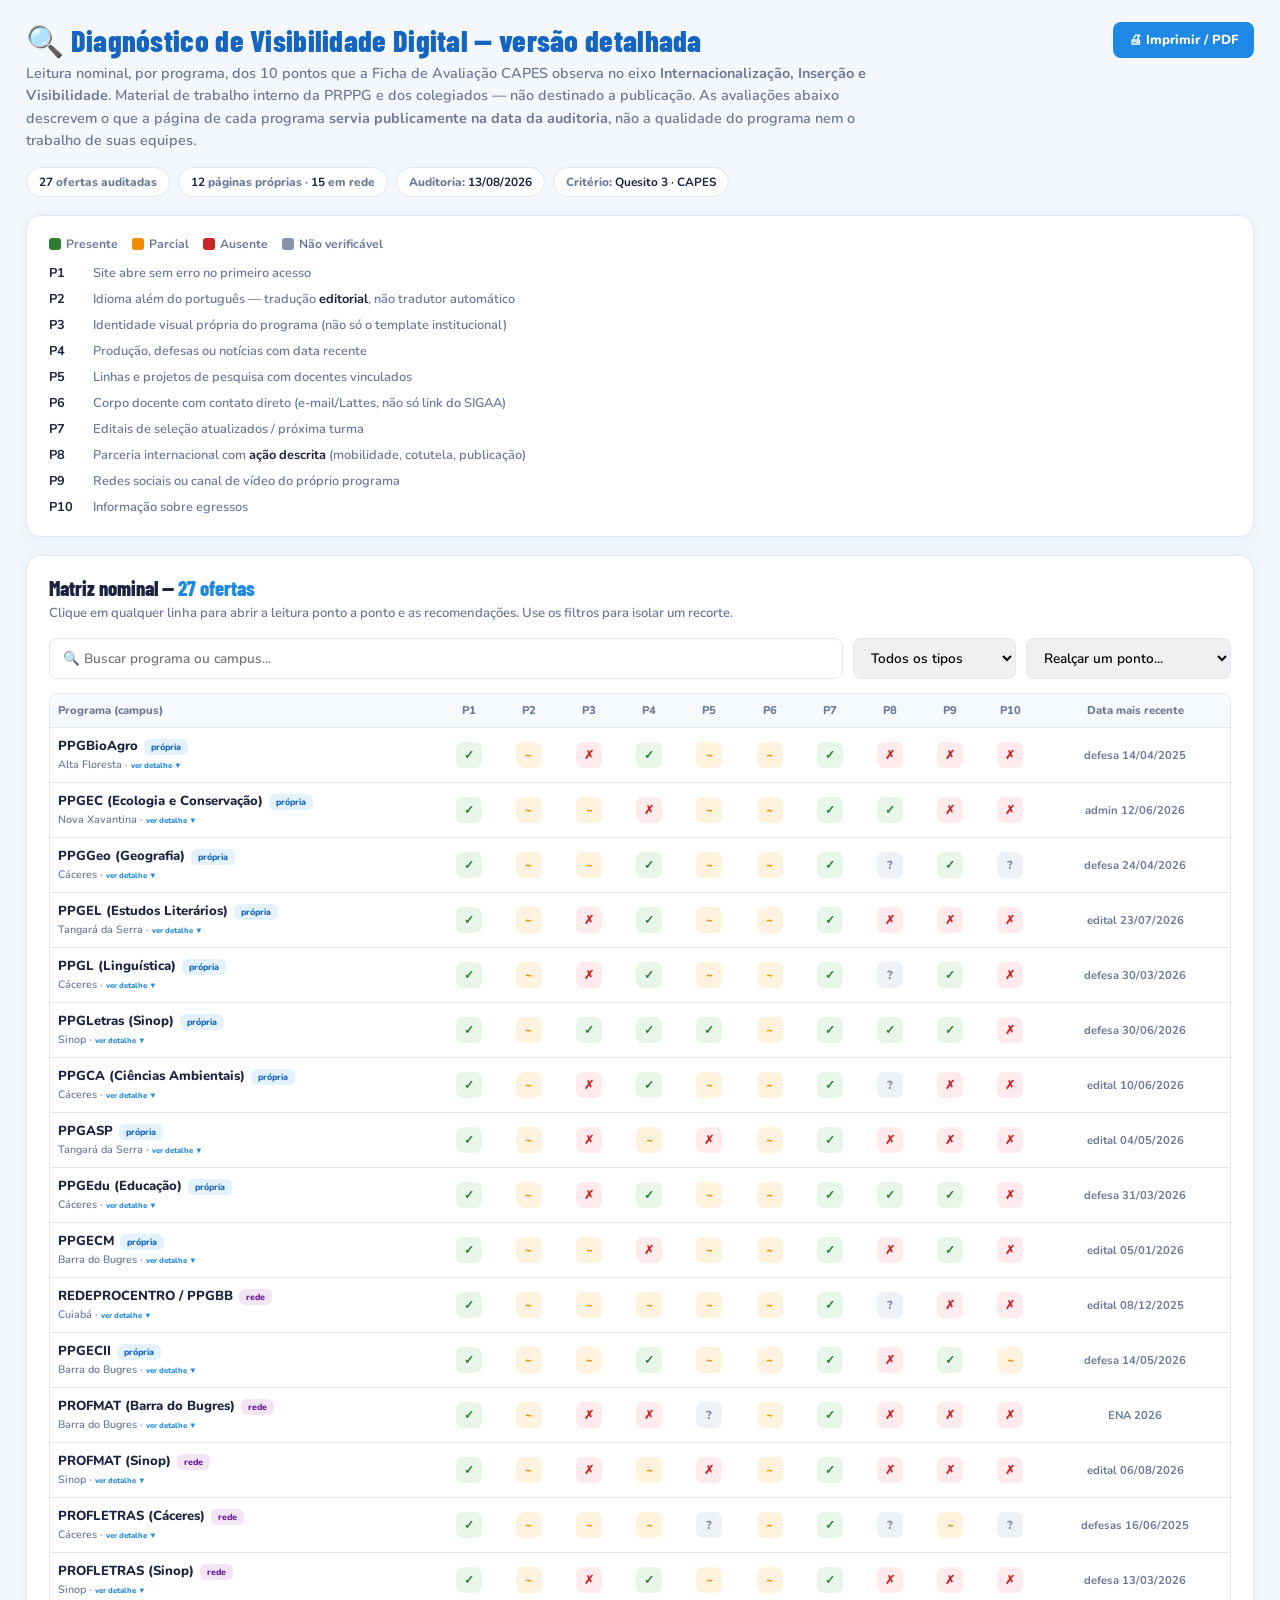
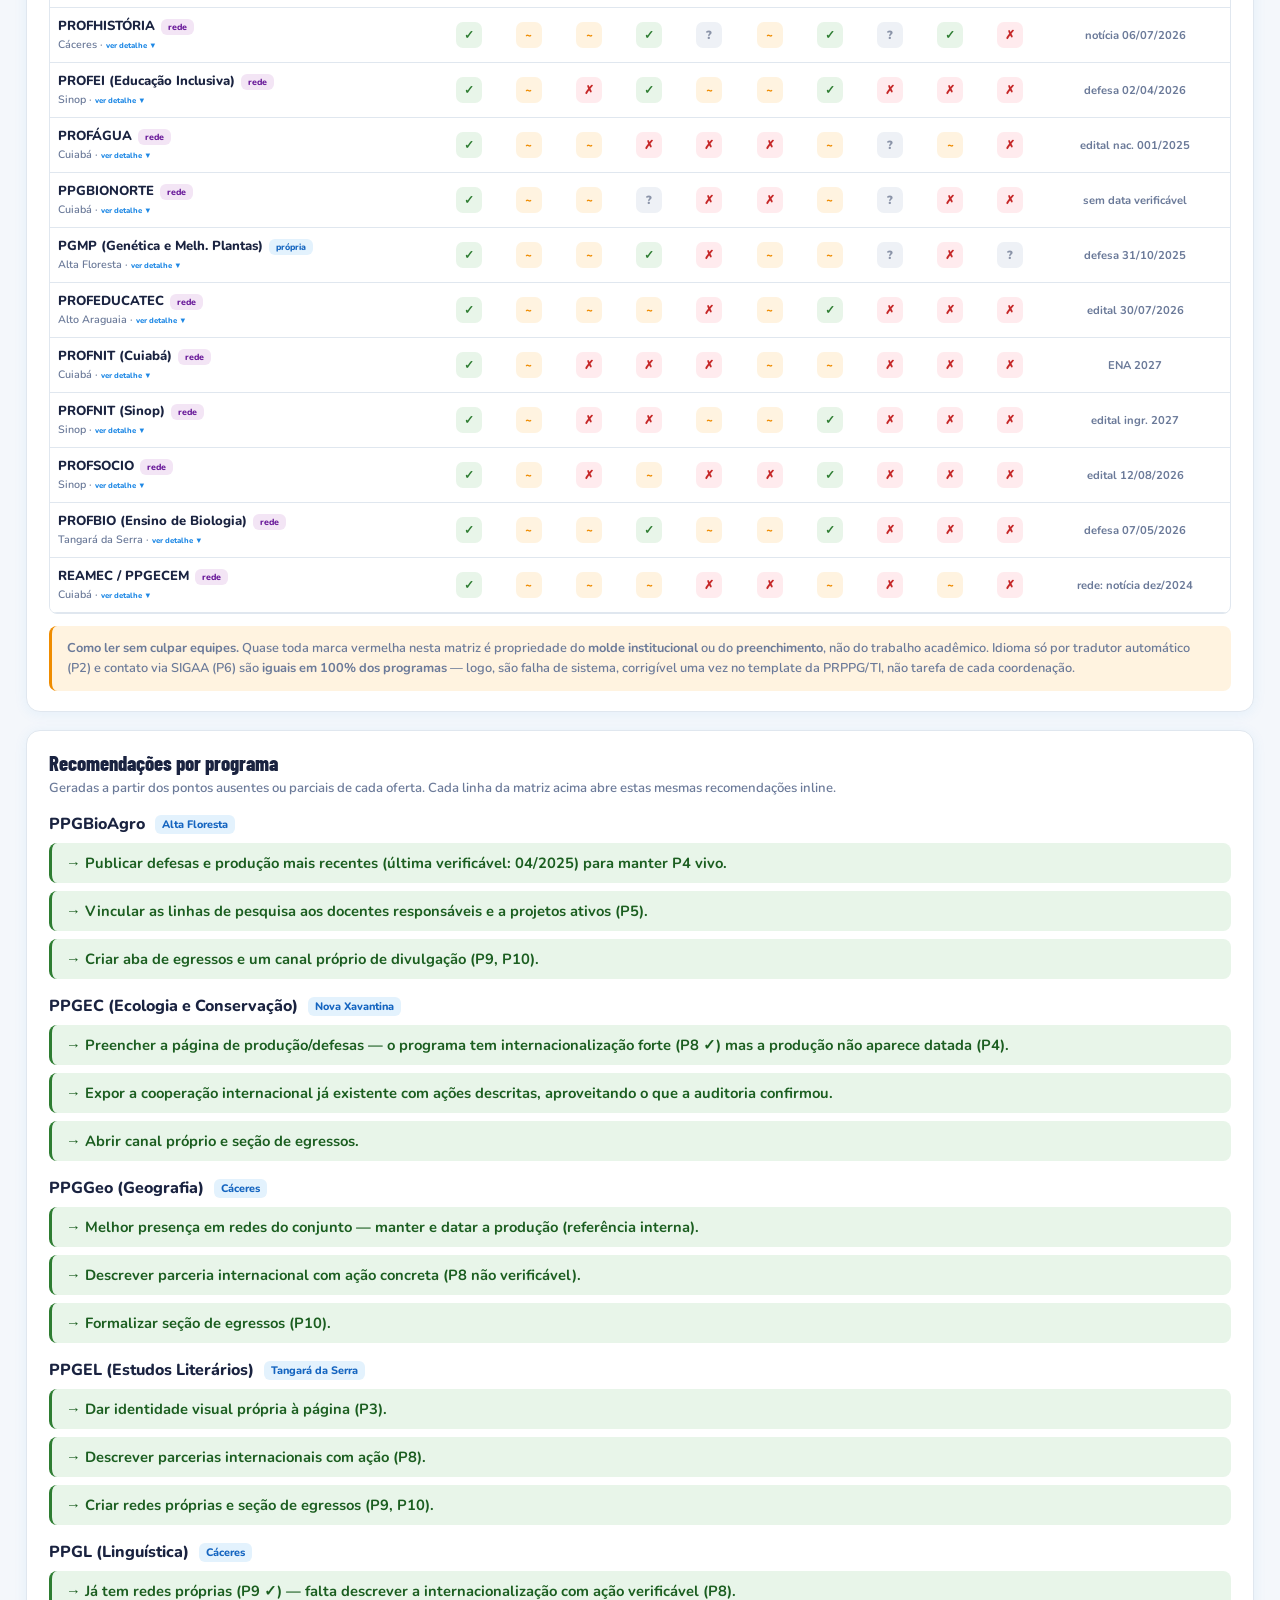
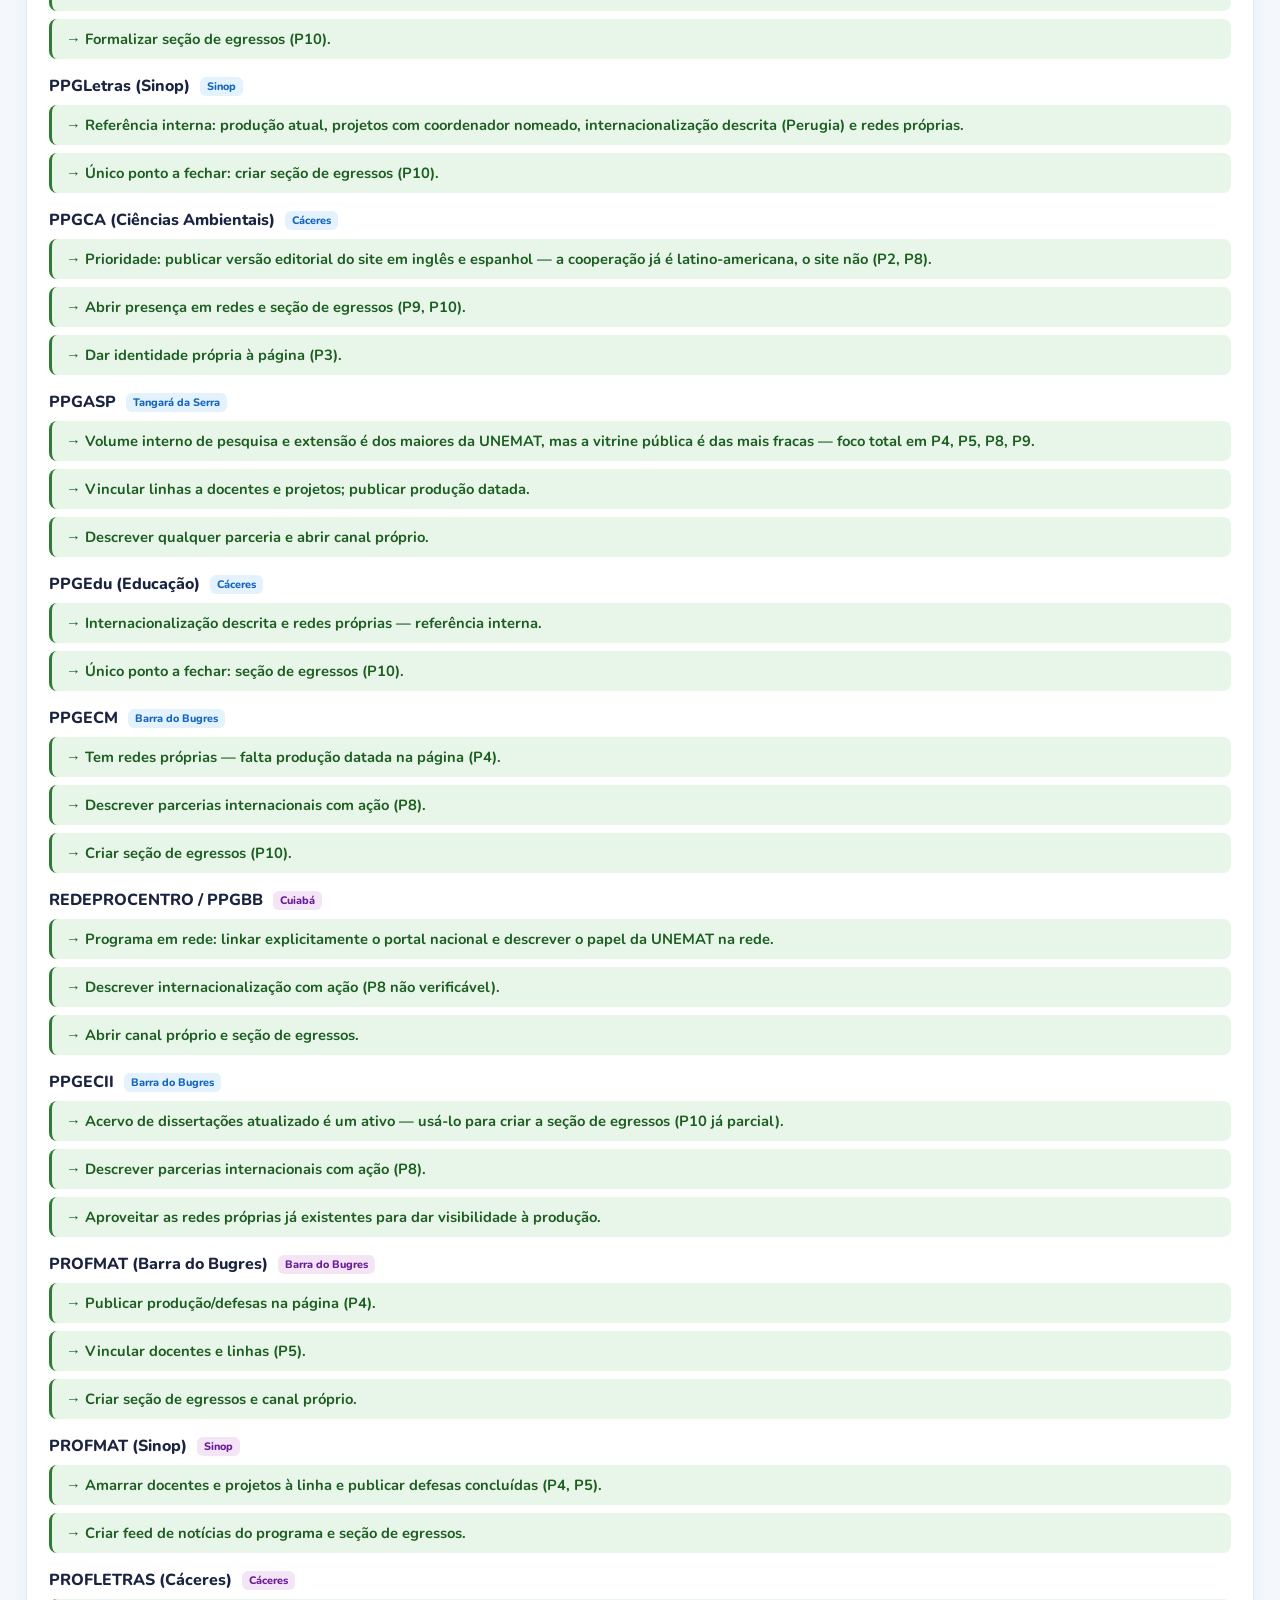
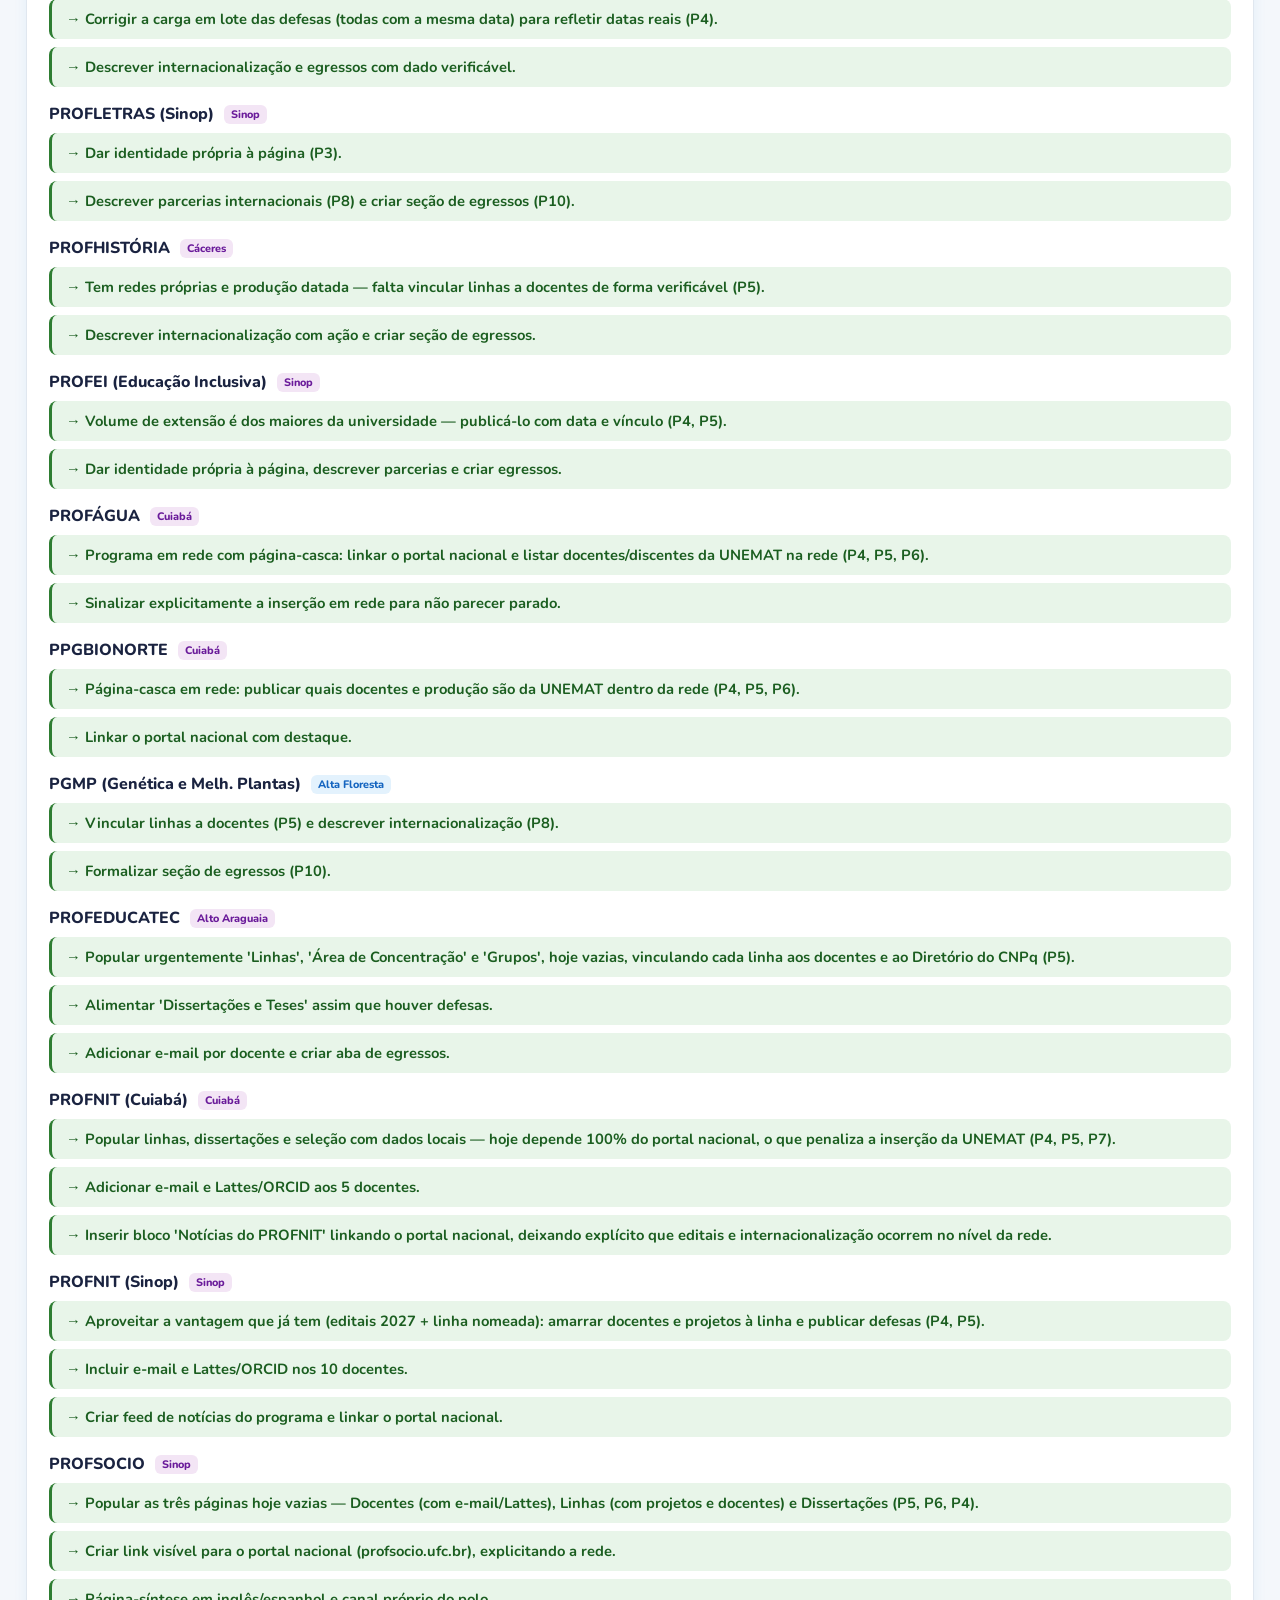
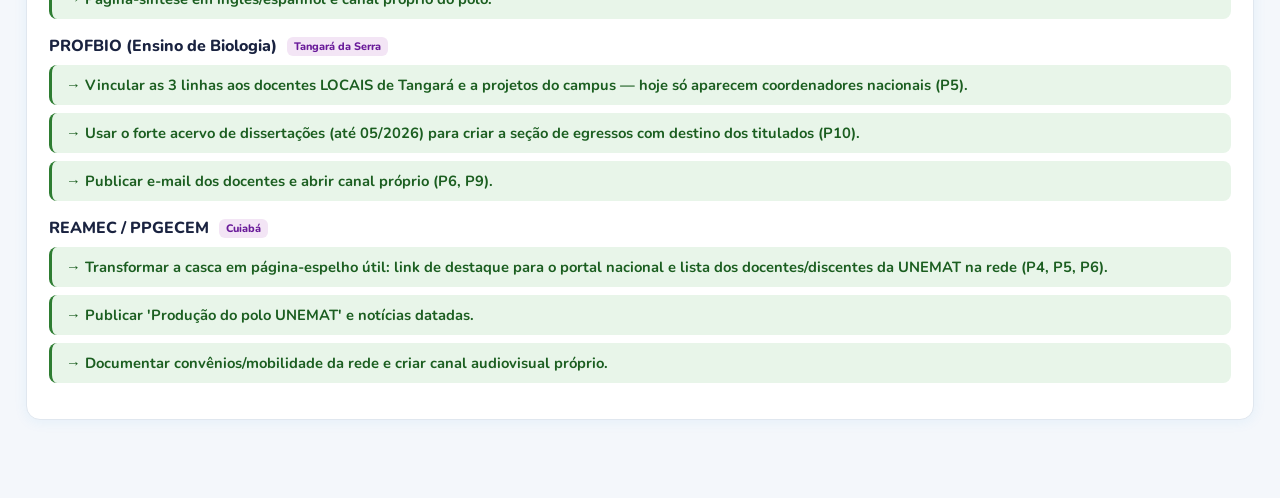
<file: diagnostico_visibilidade.html>
<!DOCTYPE html>
<html lang="pt-BR">
<head>
<meta charset="UTF-8">
<meta name="viewport" content="width=device-width, initial-scale=1.0">
<title>Diagnóstico de Visibilidade — Detalhado — HUB da Pós UNEMAT</title>
<link href="https://fonts.googleapis.com/css2?family=Nunito:wght@400;600;700;800;900&family=Barlow+Condensed:wght@600;700;800&display=swap" rel="stylesheet">
<style>
:root{
 --blue:#1e88e5;--blue-dark:#1565c0;--blue-light:#e3f2fd;
 --green:#2e7d32;--green-light:#e8f5e9;--white:#fff;--bg:#f4f7fb;
 --border:#e0e7ef;--text:#1a2340;--muted:#6b7a99;--radius:14px;--radius-sm:8px;
 --v:#2e7d32;--vp:#e8f5e9;--p:#ef8c00;--pp:#fff3e0;--x:#c62828;--xp:#ffebee;--n:#8a93a8;--np:#eef1f6;
}
*{margin:0;padding:0;box-sizing:border-box}
body{font-family:'Nunito',sans-serif;background:var(--bg);color:var(--text);padding:22px 26px 60px}
h1{font-family:'Barlow Condensed',sans-serif;font-size:1.9em;font-weight:800;color:var(--blue-dark);letter-spacing:.3px}
.lead{font-size:.9em;color:var(--muted);font-weight:600;margin-top:2px;max-width:96ch;line-height:1.55}
.tagbar{display:flex;flex-wrap:wrap;gap:8px;margin:16px 0 18px}
.tg{font-size:.74em;font-weight:800;padding:6px 12px;border-radius:999px;background:var(--white);border:1.5px solid var(--border);color:var(--muted)}
.tg b{color:var(--text)}
.card{background:var(--white);border:1.5px solid var(--border);border-radius:var(--radius);padding:20px 22px;margin-bottom:18px;box-shadow:0 2px 14px rgba(30,136,229,.07)}
.card h2{font-family:'Barlow Condensed',sans-serif;font-size:1.28em;font-weight:800;color:var(--text);margin-bottom:4px}
.card h2 .em{color:var(--blue)}
.card .sub{font-size:.82em;color:var(--muted);font-weight:600;margin-bottom:14px;line-height:1.5}
.legend{display:flex;flex-wrap:wrap;gap:14px;font-size:.76em;font-weight:700;color:var(--muted);margin-bottom:12px}
.legend span{display:inline-flex;align-items:center;gap:5px}
.dot{width:12px;height:12px;border-radius:3px;display:inline-block}
.d-v{background:var(--v)}.d-p{background:var(--p)}.d-x{background:var(--x)}.d-n{background:var(--n)}
.filters{display:flex;flex-wrap:wrap;gap:10px;margin-bottom:14px}
.filters input,.filters select{padding:9px 13px;border:1.5px solid var(--border);border-radius:var(--radius-sm);font-family:'Nunito',sans-serif;font-size:.85em;font-weight:600;outline:none}
.filters input{flex:1;min-width:200px}
.matrix-wrap{overflow-x:auto;border:1px solid var(--border);border-radius:var(--radius-sm)}
table{border-collapse:collapse;width:100%;font-size:.82em;min-width:820px}
th,td{padding:9px 8px;text-align:center;border-bottom:1px solid var(--border)}
th{background:#f7fafd;font-weight:800;color:var(--muted);font-size:.86em;position:sticky;top:0;z-index:2}
th.prog,td.prog{text-align:left;min-width:230px;position:sticky;left:0;background:var(--white);z-index:1}
th.prog{z-index:3;background:#f7fafd}
tr:hover td{background:#fbfdff}
tr:hover td.prog{background:#f2f8ff}
.pnm{font-weight:800;color:var(--text)}
.pmeta{font-size:.82em;color:var(--muted);font-weight:600}
.badge{display:inline-block;font-size:.68em;font-weight:800;padding:2px 7px;border-radius:6px;margin-left:6px;vertical-align:middle}
.b-proprio{background:var(--blue-light);color:var(--blue-dark)}
.b-rede{background:#f3e5f5;color:#6a1b9a}
.mk{display:inline-flex;width:26px;height:26px;border-radius:7px;align-items:center;justify-content:center;font-weight:900;font-size:.9em}
.m-v{background:var(--vp);color:var(--v)}.m-p{background:var(--pp);color:var(--p)}
.m-x{background:var(--xp);color:var(--x)}.m-n{background:var(--np);color:var(--n)}
.datecell{font-size:.86em;color:var(--muted);font-weight:700;white-space:nowrap}
.note{font-size:.8em;color:var(--muted);font-weight:600;line-height:1.6;margin-top:12px;padding:12px 15px;background:#f7fafd;border-radius:var(--radius-sm);border-left:3px solid var(--blue)}
.warn{border-left-color:var(--p);background:var(--pp)}
.pcols{display:grid;grid-template-columns:34px 1fr;gap:8px 10px;font-size:.8em;font-weight:600;color:var(--muted);margin-top:10px}
.pcols b{color:var(--text)}
.prog-detail{display:none;background:#f7fafd;border-top:1px dashed var(--border)}
.prog-detail td{text-align:left;padding:14px 18px}
.prog-detail ul{margin:6px 0 0 18px}
.prog-detail li{margin-bottom:4px;font-size:.95em;line-height:1.45}
.rec{background:var(--green-light);border-left:3px solid var(--green);border-radius:var(--radius-sm);padding:10px 14px;margin-top:8px;font-size:.92em;color:#1b5e20;font-weight:700}
.click-hint{font-size:.72em;color:var(--blue);font-weight:800;cursor:pointer}
.print-btn{padding:9px 16px;background:var(--blue);color:#fff;border:none;border-radius:var(--radius-sm);font-family:'Nunito',sans-serif;font-weight:800;font-size:.82em;cursor:pointer}
@media print{.filters,.print-btn,.click-hint{display:none}body{padding:0}}
</style>
</head>
<body>
<div style="display:flex;align-items:flex-start;justify-content:space-between;gap:16px;flex-wrap:wrap">
 <div>
  <h1>&#128269; Diagnóstico de Visibilidade Digital — versão detalhada</h1>
  <p class="lead">Leitura nominal, por programa, dos 10 pontos que a Ficha de Avaliação CAPES observa no eixo <b>Internacionalização, Inserção e Visibilidade</b>. Material de trabalho interno da PRPPG e dos colegiados — não destinado a publicação. As avaliações abaixo descrevem o que a página de cada programa <b>servia publicamente na data da auditoria</b>, não a qualidade do programa nem o trabalho de suas equipes.</p>
 </div>
 <button class="print-btn" onclick="window.print()">&#128424; Imprimir / PDF</button>
</div>

<div class="tagbar">
 <span class="tg"><b>27</b> ofertas auditadas</span>
 <span class="tg"><b>12</b> páginas próprias · <b>15</b> em rede</span>
 <span class="tg">Auditoria: <b>13/08/2026</b></span>
 <span class="tg">Critério: <b>Quesito 3 · CAPES</b></span>
</div>

<div class="card">
 <div class="legend">
  <span><i class="dot d-v"></i>Presente</span>
  <span><i class="dot d-p"></i>Parcial</span>
  <span><i class="dot d-x"></i>Ausente</span>
  <span><i class="dot d-n"></i>Não verificável</span>
 </div>
 <div class="pcols">
  <b>P1</b><span>Site abre sem erro no primeiro acesso</span>
  <b>P2</b><span>Idioma além do português — tradução <b>editorial</b>, não tradutor automático</span>
  <b>P3</b><span>Identidade visual própria do programa (não só o template institucional)</span>
  <b>P4</b><span>Produção, defesas ou notícias com data recente</span>
  <b>P5</b><span>Linhas e projetos de pesquisa com docentes vinculados</span>
  <b>P6</b><span>Corpo docente com contato direto (e-mail/Lattes, não só link do SIGAA)</span>
  <b>P7</b><span>Editais de seleção atualizados / próxima turma</span>
  <b>P8</b><span>Parceria internacional com <b>ação descrita</b> (mobilidade, cotutela, publicação)</span>
  <b>P9</b><span>Redes sociais ou canal de vídeo do próprio programa</span>
  <b>P10</b><span>Informação sobre egressos</span>
 </div>
</div>

<div class="card">
 <h2>Matriz nominal — <span class="em">27 ofertas</span></h2>
 <div class="sub">Clique em qualquer linha para abrir a leitura ponto a ponto e as recomendações. Use os filtros para isolar um recorte.</div>
 <div class="filters">
  <input id="search" type="text" placeholder="&#128269; Buscar programa ou campus...">
  <select id="ftipo"><option value="">Todos os tipos</option><option value="proprio">Página própria</option><option value="rede">Programa em rede</option></select>
  <select id="fponto"><option value="">Realçar um ponto...</option></select>
 </div>
 <div class="matrix-wrap">
  <table id="mtx">
   <thead><tr>
    <th class="prog">Programa (campus)</th>
    <th>P1</th><th>P2</th><th>P3</th><th>P4</th><th>P5</th><th>P6</th><th>P7</th><th>P8</th><th>P9</th><th>P10</th>
    <th>Data mais recente</th>
   </tr></thead>
   <tbody id="mtx-body"></tbody>
  </table>
 </div>
 <div class="note warn"><b>Como ler sem culpar equipes.</b> Quase toda marca vermelha nesta matriz é propriedade do <b>molde institucional</b> ou do <b>preenchimento</b>, não do trabalho acadêmico. Idioma só por tradutor automático (P2) e contato via SIGAA (P6) são <b>iguais em 100% dos programas</b> — logo, são falha de sistema, corrigível uma vez no template da PRPPG/TI, não tarefa de cada coordenação.</div>
</div>

<div class="card">
 <h2>Recomendações por programa</h2>
 <div class="sub">Geradas a partir dos pontos ausentes ou parciais de cada oferta. Cada linha da matriz acima abre estas mesmas recomendações inline.</div>
 <div id="recs"></div>
</div>

<script>
const RECS = {
 "AFL-PPGBIOAGRO":["Publicar defesas e produção mais recentes (última verificável: 04/2025) para manter P4 vivo.","Vincular as linhas de pesquisa aos docentes responsáveis e a projetos ativos (P5).","Criar aba de egressos e um canal próprio de divulgação (P9, P10)."],
 "NVX-PPGEC":["Preencher a página de produção/defesas — o programa tem internacionalização forte (P8 ✓) mas a produção não aparece datada (P4).","Expor a cooperação internacional já existente com ações descritas, aproveitando o que a auditoria confirmou.","Abrir canal próprio e seção de egressos."],
 "CAC-PPGGEO":["Melhor presença em redes do conjunto — manter e datar a produção (referência interna).","Descrever parceria internacional com ação concreta (P8 não verificável).","Formalizar seção de egressos (P10)."],
 "TGA-PPGEL":["Dar identidade visual própria à página (P3).","Descrever parcerias internacionais com ação (P8).","Criar redes próprias e seção de egressos (P9, P10)."],
 "CAC-PPGL":["Já tem redes próprias (P9 ✓) — falta descrever a internacionalização com ação verificável (P8).","Formalizar seção de egressos (P10)."],
 "SNP-PPGLETRAS":["Referência interna: produção atual, projetos com coordenador nomeado, internacionalização descrita (Perugia) e redes próprias.","Único ponto a fechar: criar seção de egressos (P10)."],
 "CAC-PPGCA":["Prioridade: publicar versão editorial do site em inglês e espanhol — a cooperação já é latino-americana, o site não (P2, P8).","Abrir presença em redes e seção de egressos (P9, P10).","Dar identidade própria à página (P3)."],
 "TGA-PPGASP":["Volume interno de pesquisa e extensão é dos maiores da UNEMAT, mas a vitrine pública é das mais fracas — foco total em P4, P5, P8, P9.","Vincular linhas a docentes e projetos; publicar produção datada.","Descrever qualquer parceria e abrir canal próprio."],
 "CAC-PPGEDU":["Internacionalização descrita e redes próprias — referência interna.","Único ponto a fechar: seção de egressos (P10)."],
 "BBG-PPGECM":["Tem redes próprias — falta produção datada na página (P4).","Descrever parcerias internacionais com ação (P8).","Criar seção de egressos (P10)."],
 "REDEPROCENTRO":["Programa em rede: linkar explicitamente o portal nacional e descrever o papel da UNEMAT na rede.","Descrever internacionalização com ação (P8 não verificável).","Abrir canal próprio e seção de egressos."],
 "BBG-PPGECII":["Acervo de dissertações atualizado é um ativo — usá-lo para criar a seção de egressos (P10 já parcial).","Descrever parcerias internacionais com ação (P8).","Aproveitar as redes próprias já existentes para dar visibilidade à produção."],
 "BBG-PROFMAT":["Publicar produção/defesas na página (P4).","Vincular docentes e linhas (P5).","Criar seção de egressos e canal próprio."],
 "SNP-PROFMAT":["Amarrar docentes e projetos à linha e publicar defesas concluídas (P4, P5).","Criar feed de notícias do programa e seção de egressos."],
 "CAC-PROFLETRAS":["Corrigir a carga em lote das defesas (todas com a mesma data) para refletir datas reais (P4).","Descrever internacionalização e egressos com dado verificável."],
 "SNP-PROFLETRAS":["Dar identidade própria à página (P3).","Descrever parcerias internacionais (P8) e criar seção de egressos (P10)."],
 "CAC-PROFHISTORIA":["Tem redes próprias e produção datada — falta vincular linhas a docentes de forma verificável (P5).","Descrever internacionalização com ação e criar seção de egressos."],
 "SNP-PROFEI":["Volume de extensão é dos maiores da universidade — publicá-lo com data e vínculo (P4, P5).","Dar identidade própria à página, descrever parcerias e criar egressos."],
 "PROFAGUA":["Programa em rede com página-casca: linkar o portal nacional e listar docentes/discentes da UNEMAT na rede (P4, P5, P6).","Sinalizar explicitamente a inserção em rede para não parecer parado."],
 "BIONORTE":["Página-casca em rede: publicar quais docentes e produção são da UNEMAT dentro da rede (P4, P5, P6).","Linkar o portal nacional com destaque."],
 "CAC-PGMP":["Vincular linhas a docentes (P5) e descrever internacionalização (P8).","Formalizar seção de egressos (P10)."],
 "AIA-PROFEDUCATEC":["Popular urgentemente 'Linhas', 'Área de Concentração' e 'Grupos', hoje vazias, vinculando cada linha aos docentes e ao Diretório do CNPq (P5).","Alimentar 'Dissertações e Teses' assim que houver defesas.","Adicionar e-mail por docente e criar aba de egressos."],
 "CBA-PROFNIT":["Popular linhas, dissertações e seleção com dados locais — hoje depende 100% do portal nacional, o que penaliza a inserção da UNEMAT (P4, P5, P7).","Adicionar e-mail e Lattes/ORCID aos 5 docentes.","Inserir bloco 'Notícias do PROFNIT' linkando o portal nacional, deixando explícito que editais e internacionalização ocorrem no nível da rede."],
 "SNP-PROFNIT":["Aproveitar a vantagem que já tem (editais 2027 + linha nomeada): amarrar docentes e projetos à linha e publicar defesas (P4, P5).","Incluir e-mail e Lattes/ORCID nos 10 docentes.","Criar feed de notícias do programa e linkar o portal nacional."],
 "SNP-PROFSOCIO":["Popular as três páginas hoje vazias — Docentes (com e-mail/Lattes), Linhas (com projetos e docentes) e Dissertações (P5, P6, P4).","Criar link visível para o portal nacional (profsocio.ufc.br), explicitando a rede.","Página-síntese em inglês/espanhol e canal próprio do polo."],
 "TGA-PROFBIO":["Vincular as 3 linhas aos docentes LOCAIS de Tangará e a projetos do campus — hoje só aparecem coordenadores nacionais (P5).","Usar o forte acervo de dissertações (até 05/2026) para criar a seção de egressos com destino dos titulados (P10).","Publicar e-mail dos docentes e abrir canal próprio (P6, P9)."],
 "PPGREAMEC":["Transformar a casca em página-espelho útil: link de destaque para o portal nacional e lista dos docentes/discentes da UNEMAT na rede (P4, P5, P6).","Publicar 'Produção do polo UNEMAT' e notícias datadas.","Documentar convênios/mobilidade da rede e criar canal audiovisual próprio."]
};

let DATA=null;
const MK={v:['✓','m-v'],p:['~','m-p'],x:['✗','m-x'],n:['?','m-n']};
const PLAB={p1:'Site abre',p2:'Idioma real',p3:'Identidade própria',p4:'Produção recente',p5:'Linhas c/ docentes',p6:'Contato direto',p7:'Editais',p8:'Internacional c/ ação',p9:'Redes próprias',p10:'Egressos'};
const PTS=['p1','p2','p3','p4','p5','p6','p7','p8','p9','p10'];

fetch('visibilidade.json').then(r=>r.json()).then(d=>{DATA=d;init();})
 .catch(e=>{document.getElementById('mtx-body').innerHTML='<tr><td colspan="12" style="padding:20px;color:#c62828;font-weight:700">Não foi possível carregar visibilidade.json. Verifique se o arquivo está na mesma pasta.</td></tr>';});

function init(){
 const sel=document.getElementById('fponto');
 PTS.forEach(p=>{const o=document.createElement('option');o.value=p;o.textContent=PLAB[p]+' ('+p.toUpperCase()+')';sel.appendChild(o);});
 render();
 document.getElementById('search').addEventListener('input',render);
 document.getElementById('ftipo').addEventListener('change',render);
 document.getElementById('fponto').addEventListener('change',render);
 renderRecs();
}

function render(){
 const q=document.getElementById('search').value.toLowerCase().trim();
 const tp=document.getElementById('ftipo').value;
 const hl=document.getElementById('fponto').value;
 const tb=document.getElementById('mtx-body');
 let rows=DATA.detalhe.filter(d=>{
  if(tp && d.tipo!==tp) return false;
  if(q && !(d.label.toLowerCase().includes(q)||d.campus.toLowerCase().includes(q))) return false;
  return true;
 });
 tb.innerHTML=rows.map(d=>{
  const cells=PTS.map(p=>{
   const [ch,cls]=MK[d[p]];
   const glow = (hl===p) ? 'box-shadow:0 0 0 2px var(--blue)' : '';
   return '<td><span class="mk '+cls+'" style="'+glow+'">'+ch+'</span></td>';
  }).join('');
  const bcls = d.tipo==='proprio'?'b-proprio':'b-rede';
  const btxt = d.tipo==='proprio'?'própria':'rede';
  return '<tr class="mrow" data-sg="'+d.sg+'">'+
   '<td class="prog"><span class="pnm">'+d.label+'</span><span class="badge '+bcls+'">'+btxt+'</span><br><span class="pmeta">'+d.campus+' &middot; <span class="click-hint">ver detalhe &#9660;</span></span></td>'+
   cells+
   '<td class="datecell">'+d.data+'</td></tr>'+
   '<tr class="prog-detail" id="det-'+d.sg+'"><td colspan="12">'+detailHTML(d)+'</td></tr>';
 }).join('');
 document.querySelectorAll('.mrow').forEach(r=>{
  r.addEventListener('click',()=>{
   const dt=document.getElementById('det-'+r.dataset.sg);
   dt.style.display = dt.style.display==='table-row'?'none':'table-row';
  });
 });
}

function detailHTML(d){
 const items=PTS.map(p=>{
  const [ch]=MK[d[p]];
  const st={v:'#2e7d32',p:'#ef8c00',x:'#c62828',n:'#8a93a8'}[d[p]];
  return '<li><b style="color:'+st+'">'+ch+' '+p.toUpperCase()+'</b> — '+PLAB[p]+'</li>';
 }).join('');
 const recs=(RECS[d.sg]||[]).map(r=>'<div class="rec">&#8594; '+r+'</div>').join('');
 return '<ul>'+items+'</ul>'+recs;
}

function renderRecs(){
 const box=document.getElementById('recs');
 box.innerHTML=DATA.detalhe.map(d=>{
  const recs=(RECS[d.sg]||[]).map(r=>'<div class="rec">&#8594; '+r+'</div>').join('');
  const bcls = d.tipo==='proprio'?'b-proprio':'b-rede';
  return '<div style="margin-bottom:16px"><div style="font-weight:800;color:var(--text);margin-bottom:4px">'+d.label+' <span class="badge '+bcls+'">'+d.campus+'</span></div>'+recs+'</div>';
 }).join('');
}
</script>
</body>
</html>
</file>
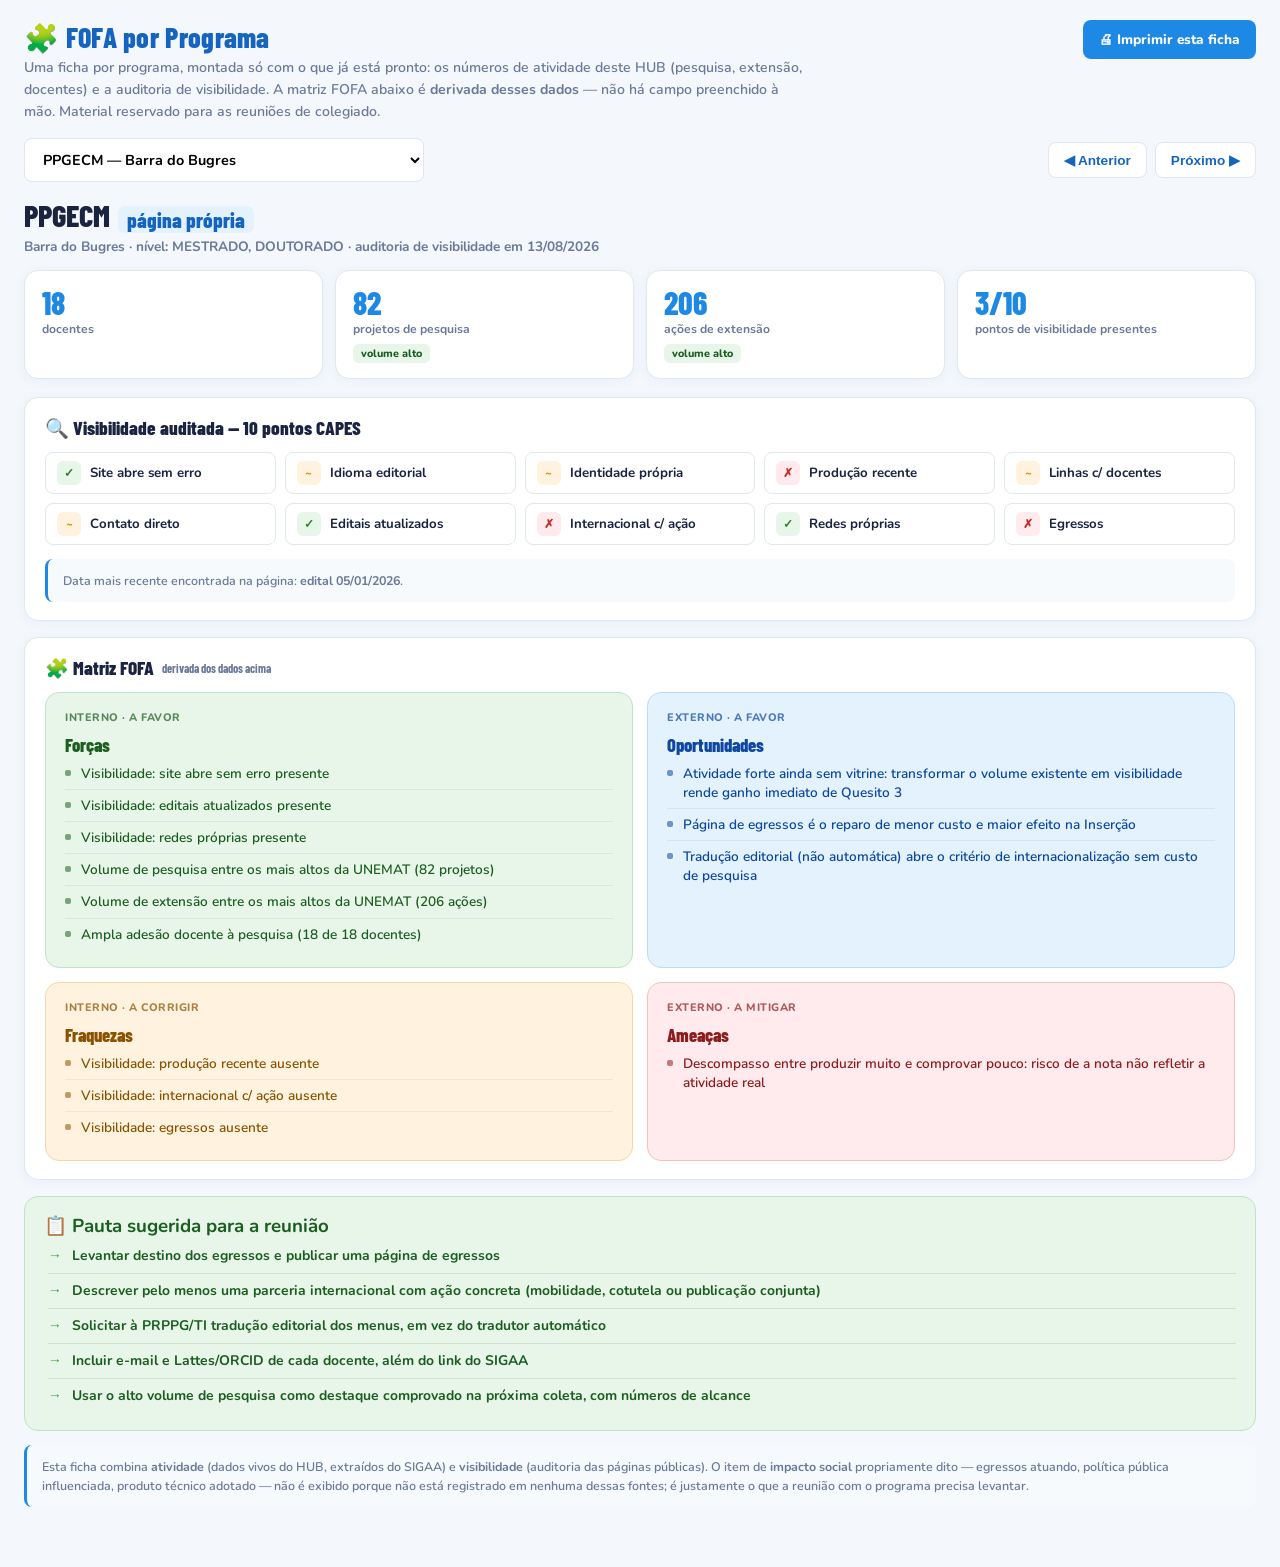
<file: fofa_programas.html>
<!DOCTYPE html>
<html lang="pt-BR">
<head>
<meta charset="UTF-8">
<meta name="viewport" content="width=device-width, initial-scale=1.0">
<title>FOFA por Programa — HUB da Pós UNEMAT</title>
<link href="https://fonts.googleapis.com/css2?family=Nunito:wght@400;600;700;800;900&family=Barlow+Condensed:wght@600;700;800&display=swap" rel="stylesheet">
<style>
:root{
 --blue:#1e88e5;--blue-dark:#1565c0;--blue-light:#e3f2fd;
 --green:#2e7d32;--green-light:#e8f5e9;--green-mid:#43a047;--white:#fff;--bg:#f4f7fb;
 --border:#e0e7ef;--text:#1a2340;--muted:#6b7a99;--radius:14px;--radius-sm:8px;
 --f:#2e7d32;--o:#1e88e5;--d:#ef8c00;--a:#c62828;
 --fbg:#e8f5e9;--obg:#e3f2fd;--dbg:#fff3e0;--abg:#ffebee;
 --v:#2e7d32;--vp:#e8f5e9;--p:#ef8c00;--pp:#fff3e0;--x:#c62828;--xp:#ffebee;--n:#8a93a8;--np2:#eef1f6;
}
*{margin:0;padding:0;box-sizing:border-box}
body{font-family:'Nunito',sans-serif;background:var(--bg);color:var(--text);padding:20px 24px 60px}
h1{font-family:'Barlow Condensed',sans-serif;font-size:1.75em;font-weight:800;color:var(--blue-dark);letter-spacing:.3px}
.lead{font-size:.88em;color:var(--muted);font-weight:600;margin-top:2px;max-width:98ch;line-height:1.55}
.toolbar{display:flex;flex-wrap:wrap;gap:10px;align-items:center;margin:16px 0 18px}
.toolbar select,.toolbar input{padding:10px 14px;border:1.5px solid var(--border);border-radius:var(--radius-sm);font-family:'Nunito',sans-serif;font-size:.9em;font-weight:700;outline:none;background:var(--white)}
.toolbar select{min-width:280px;cursor:pointer}
.toolbar .nav{margin-left:auto;display:flex;gap:8px}
.toolbar .nav button{padding:9px 15px;border:1.5px solid var(--border);border-radius:var(--radius-sm);background:var(--white);font-weight:800;font-size:.85em;color:var(--blue-dark);cursor:pointer}
.toolbar .nav button:hover{background:var(--blue-light)}
.print-btn{padding:10px 16px;background:var(--blue);color:#fff;border:none;border-radius:var(--radius-sm);font-family:'Nunito',sans-serif;font-weight:800;font-size:.85em;cursor:pointer}

.head{display:flex;flex-wrap:wrap;align-items:flex-start;gap:14px;justify-content:space-between;margin-bottom:6px}
.pname{font-family:'Barlow Condensed',sans-serif;font-size:1.9em;font-weight:800;color:var(--text);line-height:1}
.pmeta{font-size:.85em;color:var(--muted);font-weight:700;margin-top:4px}
.badge{display:inline-block;font-size:.7em;font-weight:800;padding:3px 9px;border-radius:7px;margin-left:8px;vertical-align:middle}
.b-proprio{background:var(--blue-light);color:var(--blue-dark)}
.b-rede{background:#f3e5f5;color:#6a1b9a}

.stats-grid{display:grid;grid-template-columns:repeat(auto-fit,minmax(140px,1fr));gap:12px;margin:14px 0 18px}
.stat-card{background:var(--white);border:1.5px solid var(--border);border-radius:var(--radius);padding:15px 17px;box-shadow:0 2px 12px rgba(30,136,229,.06)}
.stat-card .v{font-family:'Barlow Condensed',sans-serif;font-size:2em;font-weight:800;line-height:1;color:var(--blue)}
.stat-card .l{font-size:.76em;color:var(--muted);font-weight:700;margin-top:4px;line-height:1.3}
.stat-card .tag{font-size:.68em;font-weight:800;margin-top:6px;display:inline-block;padding:2px 8px;border-radius:6px}
.t-alto{background:var(--green-light);color:#1b5e20}.t-medio{background:var(--dbg);color:#8a5200}.t-baixo{background:var(--abg);color:#8e1c1c}

.card{background:var(--white);border:1.5px solid var(--border);border-radius:var(--radius);padding:18px 20px;margin-bottom:16px;box-shadow:0 2px 12px rgba(30,136,229,.06)}
.card h3{font-family:'Barlow Condensed',sans-serif;font-size:1.2em;font-weight:800;color:var(--text);margin-bottom:12px;display:flex;align-items:center;gap:8px}

.vis-grid{display:grid;grid-template-columns:repeat(auto-fill,minmax(230px,1fr));gap:9px}
.vitem{display:flex;align-items:center;gap:9px;padding:8px 11px;border-radius:var(--radius-sm);border:1px solid var(--border);font-size:.83em;font-weight:700}
.mk{display:inline-flex;width:24px;height:24px;border-radius:6px;align-items:center;justify-content:center;font-weight:900;font-size:.88em;flex-shrink:0}
.m-v{background:var(--vp);color:var(--v)}.m-p{background:var(--pp);color:var(--p)}
.m-x{background:var(--xp);color:var(--x)}.m-n{background:var(--np2);color:var(--n)}

.fofa{display:grid;grid-template-columns:1fr 1fr;gap:14px}
.fq{border-radius:var(--radius);padding:17px 19px;border:1.5px solid}
.fq h4{font-family:'Barlow Condensed',sans-serif;font-size:1.15em;font-weight:800;margin-bottom:2px}
.fq .fk{font-size:.68em;font-weight:800;letter-spacing:.5px;text-transform:uppercase;opacity:.7;margin-bottom:9px}
.fq ul{list-style:none;padding:0}
.fq li{font-size:.85em;font-weight:600;line-height:1.4;padding:6px 0 6px 16px;position:relative;border-top:1px solid rgba(0,0,0,.06)}
.fq li:first-child{border-top:none}
.fq li::before{content:'';position:absolute;left:0;top:12px;width:6px;height:6px;border-radius:2px;background:currentColor;opacity:.55}
.fq .empty{font-size:.82em;font-style:italic;opacity:.6;font-weight:600;padding:6px 0}
.f-F{background:var(--fbg);border-color:#bfe3c4;color:#1b5e20}.f-F h4{color:#1b5e20}
.f-O{background:var(--obg);border-color:#bcdcf5;color:#0d47a1}.f-O h4{color:#0d47a1}
.f-D{background:var(--dbg);border-color:#f3d9a8;color:#8a5200}.f-D h4{color:#8a5200}
.f-A{background:var(--abg);border-color:#f3c1c1;color:#8e1c1c}.f-A h4{color:#8e1c1c}

.pauta{background:var(--green-light);border:1.5px solid #bfe3c4;border-radius:var(--radius);padding:16px 19px}
.pauta h3{color:#1b5e20}
.pauta ul{margin:0 0 0 4px;list-style:none}
.pauta li{font-size:.87em;font-weight:700;color:#1b5e20;line-height:1.45;padding:7px 0 7px 24px;position:relative;border-top:1px solid rgba(27,94,32,.12)}
.pauta li:first-child{border-top:none}
.pauta li::before{content:'\2192';position:absolute;left:0;top:7px;font-weight:900;color:var(--green-mid)}

.note{font-size:.78em;color:var(--muted);font-weight:600;line-height:1.55;margin-top:14px;padding:12px 15px;background:#f7fafd;border-radius:var(--radius-sm);border-left:3px solid var(--blue)}
@media print{.toolbar{display:none}body{padding:0}.card{break-inside:avoid}}
@media(max-width:820px){.fofa{grid-template-columns:1fr}}
</style>
</head>
<body>

<div class="head">
 <div>
  <h1>&#129513; FOFA por Programa</h1>
  <p class="lead">Uma ficha por programa, montada só com o que já está pronto: os números de atividade deste HUB (pesquisa, extensão, docentes) e a auditoria de visibilidade. A matriz FOFA abaixo é <b>derivada desses dados</b> — não há campo preenchido à mão. Material reservado para as reuniões de colegiado.</p>
 </div>
 <button class="print-btn" onclick="window.print()">&#128424; Imprimir esta ficha</button>
</div>

<div class="toolbar">
 <select id="psel"></select>
 <div class="nav">
  <button id="prev">&#9664; Anterior</button>
  <button id="next">Próximo &#9654;</button>
 </div>
</div>

<div id="ficha"></div>

<script>
let VIS=null, ACT=null, LIST=[], idx=0;
const PTS=['p1','p2','p3','p4','p5','p6','p7','p8','p9','p10'];
const PLAB={p1:'Site abre sem erro',p2:'Idioma editorial',p3:'Identidade própria',p4:'Produção recente',p5:'Linhas c/ docentes',p6:'Contato direto',p7:'Editais atualizados',p8:'Internacional c/ ação',p9:'Redes próprias',p10:'Egressos'};
const MK={v:['✓','m-v'],p:['~','m-p'],x:['✗','m-x'],n:['?','m-n']};
// tercis reais do conjunto (calculados do data.json)
const T={np:[36,82], ne:[30,57]};

Promise.all([
 fetch('visibilidade.json').then(r=>r.json()),
 fetch('data.json').then(r=>r.json())
]).then(([vis,data])=>{
 VIS=vis;
 ACT={};
 data.ppgAnalysis.forEach(p=>{ if((p.sg||'').trim()) ACT[p.sg]=p; });
 // ordena por volume total decrescente, só os que existem nos dois
 LIST=VIS.detalhe.filter(d=>ACT[d.sg]).slice();
 LIST.sort((a,b)=>((ACT[b.sg].np+ACT[b.sg].ne)-(ACT[a.sg].np+ACT[a.sg].ne)));
 const sel=document.getElementById('psel');
 sel.innerHTML=LIST.map((d,i)=>'<option value="'+i+'">'+d.label+' — '+d.campus+'</option>').join('');
 sel.addEventListener('change',()=>{idx=+sel.value;render();});
 document.getElementById('prev').addEventListener('click',()=>{idx=(idx-1+LIST.length)%LIST.length;sync();});
 document.getElementById('next').addEventListener('click',()=>{idx=(idx+1)%LIST.length;sync();});
 render();
}).catch(e=>{
 document.getElementById('ficha').innerHTML='<div class="card" style="color:#c62828;font-weight:700">Não foi possível carregar os dados. Verifique se visibilidade.json e data.json estão na mesma pasta.</div>';
});

function sync(){document.getElementById('psel').value=idx;render();}

function tier(val,key){ const[t1,t2]=T[key]; if(val>=t2)return['alto','t-alto']; if(val>=t1)return['médio','t-medio']; return['baixo','t-baixo']; }

function render(){
 const d=LIST[idx], a=ACT[d.sg];
 const [npT,npC]=tier(a.np,'np'), [neT,neC]=tier(a.ne,'ne');
 const bcls=d.tipo==='proprio'?'b-proprio':'b-rede', btxt=d.tipo==='proprio'?'página própria':'programa em rede';

 // contagem de visibilidade
 const cnt={v:0,p:0,x:0,n:0}; PTS.forEach(p=>cnt[d[p]]++);

 // ---- FOFA derivada por regra ----
 const F=[],O=[],Dw=[],Am=[];
 // Forças: pontos presentes + volume alto
 PTS.forEach(p=>{ if(d[p]==='v') F.push('Visibilidade: '+PLAB[p].toLowerCase()+' presente'); });
 if(npT==='alto') F.push('Volume de pesquisa entre os mais altos da UNEMAT ('+a.np+' projetos)');
 if(neT==='alto') F.push('Volume de extensão entre os mais altos da UNEMAT ('+a.ne+' ações)');
 if(a.dpesq && a.nd && a.dpesq/a.nd>=0.85) F.push('Ampla adesão docente à pesquisa ('+a.dpesq+' de '+a.nd+' docentes)');
 // Fraquezas: pontos ausentes
 PTS.forEach(p=>{ if(d[p]==='x') Dw.push('Visibilidade: '+PLAB[p].toLowerCase()+' ausente'); });
 if(npT==='baixo') Dw.push('Volume de pesquisa registrado baixo no conjunto ('+a.np+' projetos)');
 if(neT==='baixo') Dw.push('Volume de extensão registrado baixo no conjunto ('+a.ne+' ações)');
 // Oportunidades: cruzamentos favoráveis (externo/potencial)
 if((npT==='alto'||neT==='alto') && (d.p9==='x'||d.p8==='x'||d.p8==='n'))
   O.push('Atividade forte ainda sem vitrine: transformar o volume existente em visibilidade rende ganho imediato de Quesito 3');
 if(d.p10!=='v') O.push('Página de egressos é o reparo de menor custo e maior efeito na Inserção');
 if(d.tipo==='rede') O.push('Programa em rede: linkar o portal nacional recupera, de graça, a autoria da UNEMAT dentro da rede');
 if(d.p2!=='v') O.push('Tradução editorial (não automática) abre o critério de internacionalização sem custo de pesquisa');
 // Ameaças: risco externo
 if(cnt.x>=4) Am.push('Vários campos vazios/ausentes na vitrine — leitura de abandono pelo avaliador, num ciclo de glosa mais dura');
 if(d.tipo==='rede') Am.push('Contribuição da UNEMAT pode ser apagada se a página local não sinalizar o vínculo com a rede');
 if(npT==='alto' && cnt.x>=3) Am.push('Descompasso entre produzir muito e comprovar pouco: risco de a nota não refletir a atividade real');
 if(!Am.length) Am.push('Manter o ritmo de atualização para não perder o que já está comprovado');

 // ---- pauta de reunião: derivada dos ausentes prioritários ----
 const pauta=[];
 if(d.p10!=='v') pauta.push('Levantar destino dos egressos e publicar uma página de egressos');
 if(d.p8!=='v') pauta.push('Descrever pelo menos uma parceria internacional com ação concreta (mobilidade, cotutela ou publicação conjunta)');
 if(d.p9==='x') pauta.push('Abrir um canal próprio do programa (Instagram/YouTube) e usá-lo para divulgar a produção que já existe');
 if(d.p2!=='v') pauta.push('Solicitar à PRPPG/TI tradução editorial dos menus, em vez do tradutor automático');
 if(d.p6!=='v') pauta.push('Incluir e-mail e Lattes/ORCID de cada docente, além do link do SIGAA');
 if(d.p3==='x') pauta.push('Dar identidade visual própria à página, diferenciando-a do template institucional');
 if((npT==='alto'||neT==='alto')) pauta.push('Usar o alto volume de '+(npT==='alto'?'pesquisa':'extensão')+' como destaque comprovado na próxima coleta, com números de alcance');

 document.getElementById('ficha').innerHTML=`
 <div class="head">
  <div><div class="pname">${d.label}<span class="badge ${bcls}">${btxt}</span></div>
  <div class="pmeta">${d.campus} &middot; nível: ${a.nv||'—'} &middot; auditoria de visibilidade em ${VIS.data_auditoria}</div></div>
 </div>

 <div class="stats-grid">
  <div class="stat-card"><div class="v">${a.nd}</div><div class="l">docentes</div></div>
  <div class="stat-card"><div class="v">${a.np}</div><div class="l">projetos de pesquisa</div><span class="tag ${npC}">volume ${npT}</span></div>
  <div class="stat-card"><div class="v">${a.ne}</div><div class="l">ações de extensão</div><span class="tag ${neC}">volume ${neT}</span></div>
  <div class="stat-card"><div class="v">${cnt.v}/10</div><div class="l">pontos de visibilidade presentes</div></div>
 </div>

 <div class="card">
  <h3>&#128269; Visibilidade auditada — 10 pontos CAPES</h3>
  <div class="vis-grid">
   ${PTS.map(p=>{const[ch,cls]=MK[d[p]];return '<div class="vitem"><span class="mk '+cls+'">'+ch+'</span>'+PLAB[p]+'</div>';}).join('')}
  </div>
  <div class="note">Data mais recente encontrada na página: <b>${d.data}</b>.</div>
 </div>

 <div class="card">
  <h3>&#129513; Matriz FOFA <span style="font-size:.62em;font-weight:700;color:var(--muted)">derivada dos dados acima</span></h3>
  <div class="fofa">
   <div class="fq f-F"><div class="fk">interno · a favor</div><h4>Forças</h4>${listOr(F)}</div>
   <div class="fq f-O"><div class="fk">externo · a favor</div><h4>Oportunidades</h4>${listOr(O)}</div>
   <div class="fq f-D"><div class="fk">interno · a corrigir</div><h4>Fraquezas</h4>${listOr(Dw)}</div>
   <div class="fq f-A"><div class="fk">externo · a mitigar</div><h4>Ameaças</h4>${listOr(Am)}</div>
  </div>
 </div>

 <div class="pauta">
  <h3>&#128203; Pauta sugerida para a reunião</h3>
  <ul>${pauta.map(x=>'<li>'+x+'</li>').join('')}</ul>
 </div>

 <div class="note">Esta ficha combina <b>atividade</b> (dados vivos do HUB, extraídos do SIGAA) e <b>visibilidade</b> (auditoria das páginas públicas). O item de <b>impacto social</b> propriamente dito — egressos atuando, política pública influenciada, produto técnico adotado — não é exibido porque não está registrado em nenhuma dessas fontes; é justamente o que a reunião com o programa precisa levantar.</div>
 `;
}

function listOr(arr){
 if(!arr.length) return '<div class="empty">Nada a destacar a partir dos dados disponíveis.</div>';
 return '<ul>'+arr.map(x=>'<li>'+x+'</li>').join('')+'</ul>';
}
</script>
</body>
</html>
</file>
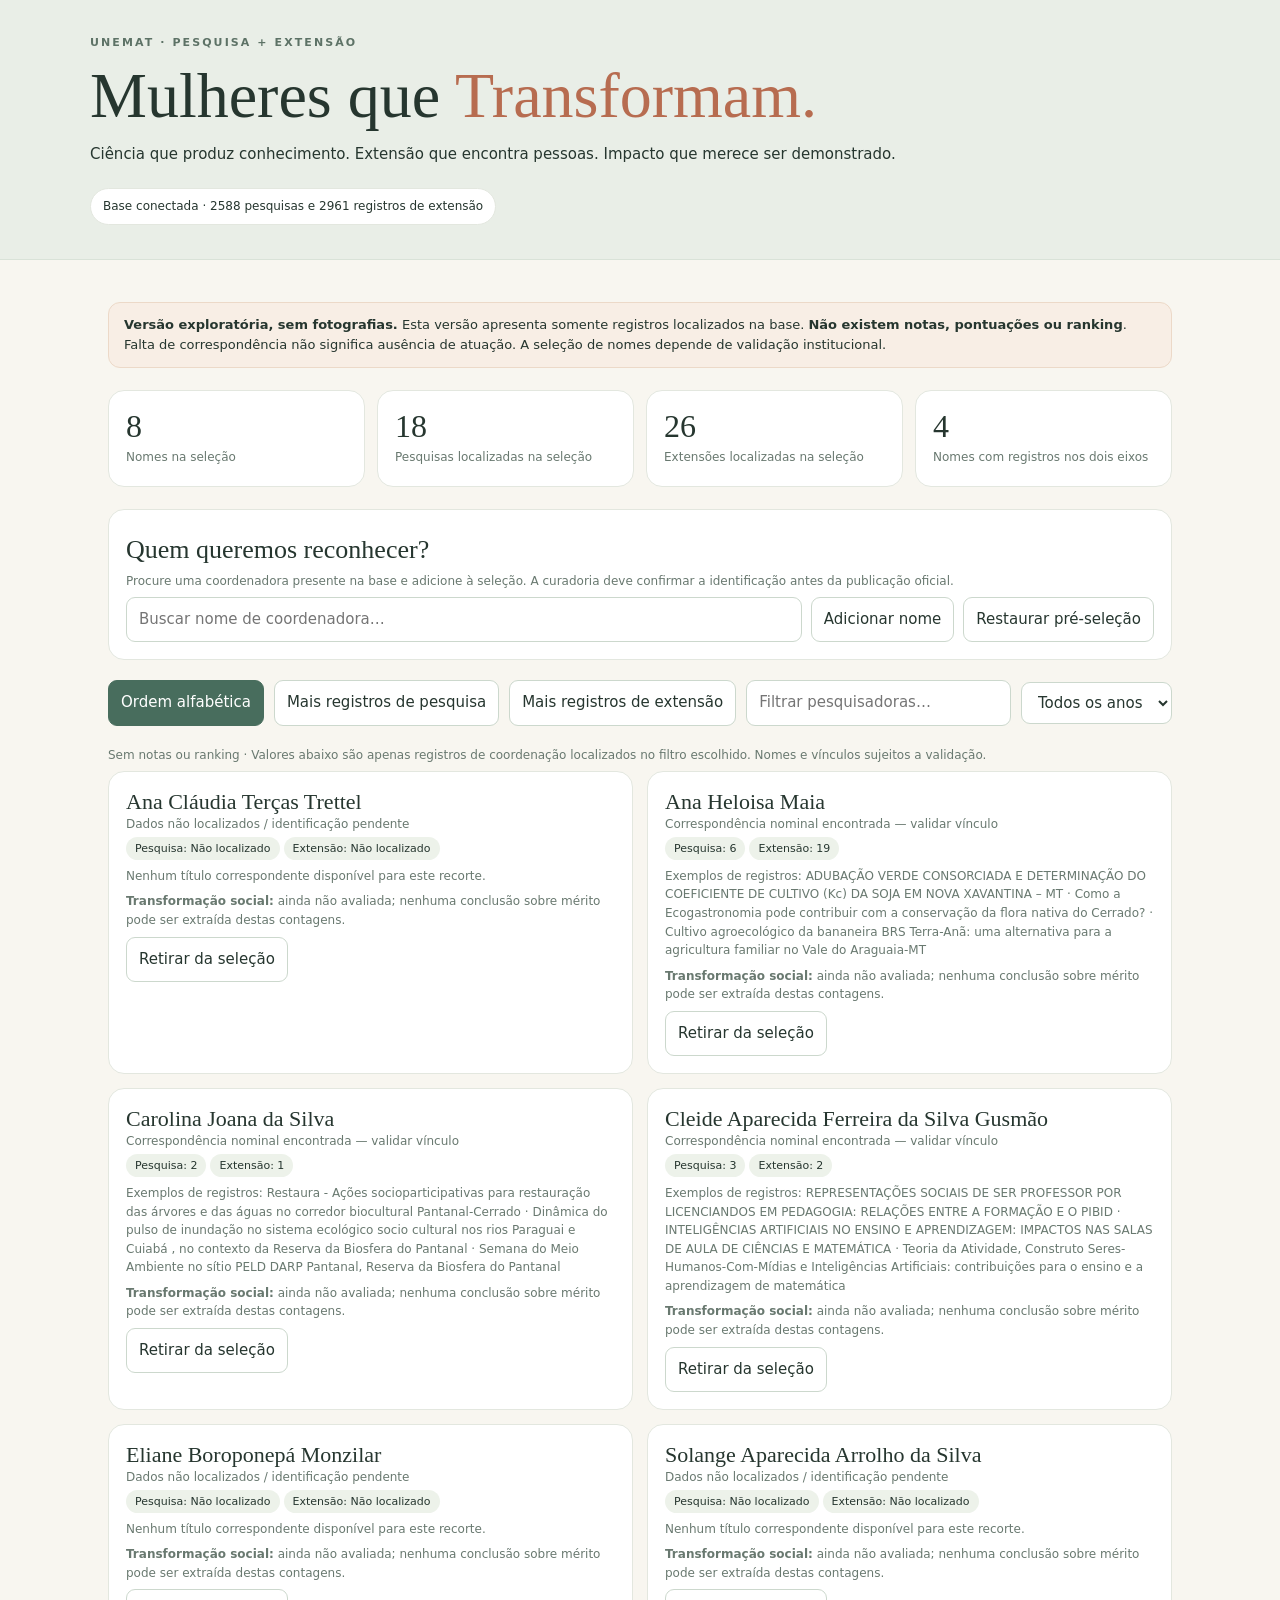
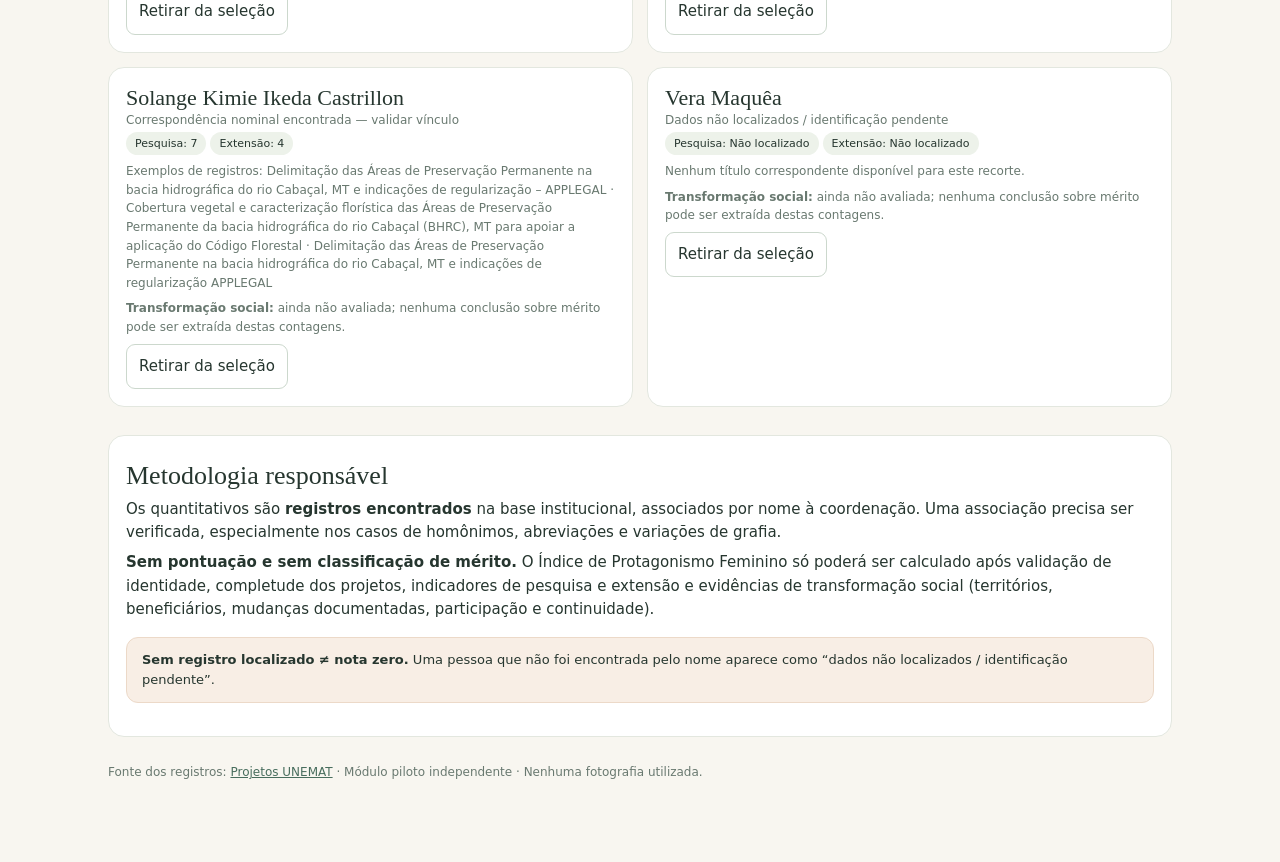
<file: mulheres-que-transformam.html>
<!doctype html>
<html lang="pt-BR"><head><meta charset="utf-8"><meta name="viewport" content="width=device-width,initial-scale=1">
<title>Mulheres que Transformam · UNEMAT</title>
<style>
:root{--ink:#26362f;--muted:#697970;--cream:#f8f6f0;--green:#486d5d;--clay:#b76c50;--line:#e3e7df;--blue:#567c99}
*{box-sizing:border-box}body{margin:0;background:var(--cream);color:var(--ink);font:15px/1.55 system-ui,-apple-system,Segoe UI,sans-serif}header{background:#e9eee7;padding:34px max(18px,calc((100vw - 1100px)/2));border-bottom:1px solid #d9e2d8}
.eyebrow{text-transform:uppercase;letter-spacing:.19em;font-size:11px;font-weight:800;color:#5d7266}h1{font:clamp(35px,5vw,64px)/1.08 Georgia,serif;margin:10px 0 13px;max-width:800px}h1 em{color:var(--clay);font-style:normal}p{margin:7px 0}main{max-width:1100px;margin:auto;padding:26px 18px 80px}
.muted{color:var(--muted)}.status{font-size:12px;padding:8px 12px;border-radius:50px;background:white;display:inline-block;margin-top:15px;border:1px solid var(--line)}.stats{display:grid;grid-template-columns:repeat(4,1fr);gap:12px;margin:22px 0}.stat,.panel,.person{background:white;border:1px solid var(--line);border-radius:16px;padding:17px}.stat strong{display:block;font:32px Georgia,serif}.stat span{font-size:12px;color:var(--muted)}.toolbar{display:flex;flex-wrap:wrap;gap:10px;align-items:center;margin:20px 0}button,input,select{font:inherit;border:1px solid #ccd8cd;border-radius:9px;background:white;padding:10px 12px;color:var(--ink)}button{cursor:pointer}button.active{background:var(--green);color:white;border-color:var(--green)}input{min-width:210px;flex:1}.grid{display:grid;grid-template-columns:repeat(2,minmax(0,1fr));gap:14px}h2{font:26px Georgia,serif;margin:8px 0 6px}.small{font-size:12px;color:var(--muted)}.person h3{margin:0;font:22px Georgia,serif}.top{display:flex;gap:12px;justify-content:space-between}.score{font:30px Georgia,serif;color:var(--green);white-space:nowrap}.bars{display:flex;gap:7px;margin:14px 0}.bar{height:9px;border-radius:9px;background:#e8eee9;flex:1;overflow:hidden}.bar>span{display:block;height:100%;background:var(--green)}.bar.ext>span{background:var(--clay)}.pill{border-radius:40px;padding:3px 9px;background:#edf2ea;font-size:11px;display:inline-block;margin:3px 4px 0 0}.warning{background:#f8eee5;border:1px solid #ecd9c8;border-radius:12px;padding:12px 15px;margin:16px 0;font-size:13px}.mutedbox{padding:20px;background:white;border:1px dashed #cbd6ca;border-radius:14px}.method{margin-top:28px}.flex{display:flex;gap:9px;flex-wrap:wrap}.textlink{color:var(--green)}footer{margin-top:26px;font-size:12px;color:var(--muted)}@media(max-width:680px){.stats{grid-template-columns:repeat(2,1fr)}.grid{grid-template-columns:1fr}.top{align-items:flex-start}}
</style></head><body>
<header><div class="eyebrow">UNEMAT · Pesquisa + Extensão</div><h1>Mulheres que <em>Transformam.</em></h1><p>Ciência que produz conhecimento. Extensão que encontra pessoas. Impacto que merece ser demonstrado.</p><div class="status" id="status">Conectando à base institucional…</div></header>
<main>
<div class="warning"><strong>Versão exploratória, sem fotografias.</strong> Esta versão apresenta somente registros localizados na base. <b>Não existem notas, pontuações ou ranking</b>. Falta de correspondência não significa ausência de atuação. A seleção de nomes depende de validação institucional.</div>
<div class="stats"><div class="stat"><strong id="nWomen">—</strong><span>Nomes na seleção</span></div><div class="stat"><strong id="nP">—</strong><span>Pesquisas localizadas na seleção</span></div><div class="stat"><strong id="nE">—</strong><span>Extensões localizadas na seleção</span></div><div class="stat"><strong id="nBoth">—</strong><span>Nomes com registros nos dois eixos</span></div></div>
<div class="panel"><h2>Quem queremos reconhecer?</h2><p class="small">Procure uma coordenadora presente na base e adicione à seleção. A curadoria deve confirmar a identificação antes da publicação oficial.</p><div class="flex"><input id="lookup" placeholder="Buscar nome de coordenadora…"><button id="add">Adicionar nome</button><button id="reset">Restaurar pré-seleção</button></div><div id="suggestions" class="small"></div></div>
<div class="toolbar"><button class="active" data-sort="nome">Ordem alfabética</button><button data-sort="pesq">Mais registros de pesquisa</button><button data-sort="ext">Mais registros de extensão</button><input id="search" placeholder="Filtrar pesquisadoras…" aria-label="Filtrar"><select id="time"><option value="all">Todos os anos</option><option value="2024">Desde 2024</option><option value="2025">Desde 2025</option><option value="2026">2026</option></select></div>
<p class="small" id="summary">Carregando registros…</p><section id="cards" class="grid"></section>
<section class="panel method"><h2>Metodologia responsável</h2>
<p>Os quantitativos são <b>registros encontrados</b> na base institucional, associados por nome à coordenação. Uma associação precisa ser verificada, especialmente nos casos de homônimos, abreviações e variações de grafia.</p>
<p><b>Sem pontuação e sem classificação de mérito.</b> O Índice de Protagonismo Feminino só poderá ser calculado após validação de identidade, completude dos projetos, indicadores de pesquisa e extensão e evidências de transformação social (territórios, beneficiários, mudanças documentadas, participação e continuidade).</p>
<div class="warning"><strong>Sem registro localizado ≠ nota zero.</strong> Uma pessoa que não foi encontrada pelo nome aparece como “dados não localizados / identificação pendente”.</div></section>
<footer>Fonte dos registros: <a class="textlink" href="https://github.com/ernandes-sobreira/projetos-unemat">Projetos UNEMAT</a> · Módulo piloto independente · Nenhuma fotografia utilizada.</footer>
</main><script>
const starters=['Solange Kimie Ikeda Castrillon','Ana Cláudia Terças Trettel','Carolina Joana da Silva','Vera Maquêa','Solange Aparecida Arrolho da Silva','Eliane Boroponepá Monzilar','Cleide Aparecida Ferreira da Silva Gusmão','Ana Heloisa Maia'];
const normalize=s=>(s||'').normalize('NFD').replace(/[\u0300-\u036f]/g,'').toLowerCase().replace(/[^a-z\s]/g,' ').replace(/\s+/g,' ').trim();
let chosen=JSON.parse(localStorage.getItem('mt-selection')||'null')||starters, data=null, sort='nome';
const $=id=>document.getElementById(id);
const uniqueNames=()=>[...new Set([...(data?.pesq||[]).map(x=>x.n),...(data?.ext||[]).map(x=>x.co)].filter(Boolean))].sort((a,b)=>a.localeCompare(b,'pt-BR'));
const yearOK=x=>{let y=$('time').value;return y==='all'||(y==='2026'?String(x.y)==='2026':Number(x.y)>=Number(y))};
function render(){
 if(!data)return;
 const p=data.pesq||[],e=data.ext||[];
 let rows=chosen.map(n=>{
   const key=normalize(n);
   const allP=p.filter(x=>normalize(x.n)===key);
   const allE=e.filter(x=>normalize(x.co)===key);
   const P=allP.filter(yearOK),E=allE.filter(yearOK);
   return {n,p:P.length,e:E.length,P,E,located:allP.length+allE.length>0};
 });
 rows=rows.filter(r=>normalize(r.n).includes(normalize($('search').value)));
 rows.sort((a,b)=>sort==='pesq'?(b.p-a.p)||a.n.localeCompare(b.n):sort==='ext'?(b.e-a.e)||a.n.localeCompare(b.n):a.n.localeCompare(b.n));
 $('nWomen').textContent=chosen.length;
 $('nP').textContent=rows.reduce((s,x)=>s+x.p,0);
 $('nE').textContent=rows.reduce((s,x)=>s+x.e,0);
 $('nBoth').textContent=rows.filter(r=>r.p&&r.e).length;
 $('summary').textContent='Sem notas ou ranking · Valores abaixo são apenas registros de coordenação localizados no filtro escolhido. Nomes e vínculos sujeitos a validação.';
 $('cards').innerHTML=rows.length?rows.map(r=>{
   const label=r.located?'Correspondência nominal encontrada — validar vínculo':'Dados não localizados / identificação pendente';
   const pLabel=r.located?String(r.p):'Não localizado';
   const eLabel=r.located?String(r.e):'Não localizado';
   const titles=r.P.concat(r.E).slice(0,3).map(x=>esc(x.t||'')).filter(Boolean).join(' · ');
   return '<article class="person"><div class="top"><div><h3>'+esc(r.n)+'</h3><div class="small">'+label+'</div></div></div>'+
   '<div class="pill">Pesquisa: '+pLabel+'</div><div class="pill">Extensão: '+eLabel+'</div>'+
   '<p class="small">'+(titles?'Exemplos de registros: '+titles:'Nenhum título correspondente disponível para este recorte.')+'</p>'+
   '<p class="small"><b>Transformação social:</b> ainda não avaliada; nenhuma conclusão sobre mérito pode ser extraída destas contagens.</p>'+
   '<button onclick="removeName('+JSON.stringify(r.n).replace(/"/g,'&quot;')+')">Retirar da seleção</button></article>';
 }).join(''):'<div class="mutedbox">Nenhum nome corresponde aos filtros.</div>';
}

function esc(s){return String(s).replace(/[&<>"']/g,c=>({'&':'&amp;','<':'&lt;','>':'&gt;','"':'&quot;',"'":'&#39;'}[c]))}
function removeName(n){chosen=chosen.filter(x=>x!==n);save()}
function save(){localStorage.setItem('mt-selection',JSON.stringify(chosen));render()}
document.querySelectorAll('[data-sort]').forEach(b=>b.onclick=()=>{document.querySelectorAll('[data-sort]').forEach(x=>x.classList.remove('active'));b.classList.add('active');sort=b.dataset.sort;render()});
$('search').oninput=render;$('time').onchange=render;
$('reset').onclick=()=>{chosen=[...starters];save()};
$('lookup').oninput=()=>{if(!data)return;let k=normalize($('lookup').value);$('suggestions').textContent=k.length<3?'':uniqueNames().filter(n=>normalize(n).includes(k)).slice(0,6).join(' · ')||'Sem correspondências'};
$('add').onclick=()=>{let s=$('lookup').value.trim(),n=uniqueNames().find(x=>normalize(x)===normalize(s));if(!n){alert('Selecione o nome exato sugerido pela base.');return}if(!chosen.some(x=>normalize(x)===normalize(n)))chosen.push(n);$('lookup').value='';$('suggestions').textContent='';save()};
fetch('./data.json').then(r=>{if(!r.ok)throw Error('HTTP '+r.status);return r.json()}).then(d=>{data=d;$('status').textContent='Base conectada · '+(d.pesq||[]).length+' pesquisas e '+(d.ext||[]).length+' registros de extensão';render()}).catch(err=>{$('status').textContent='Não foi possível carregar data.json';$('summary').textContent='Confira a publicação do arquivo na mesma pasta do repositório.';console.error(err)});
</script></body></html>
</file>
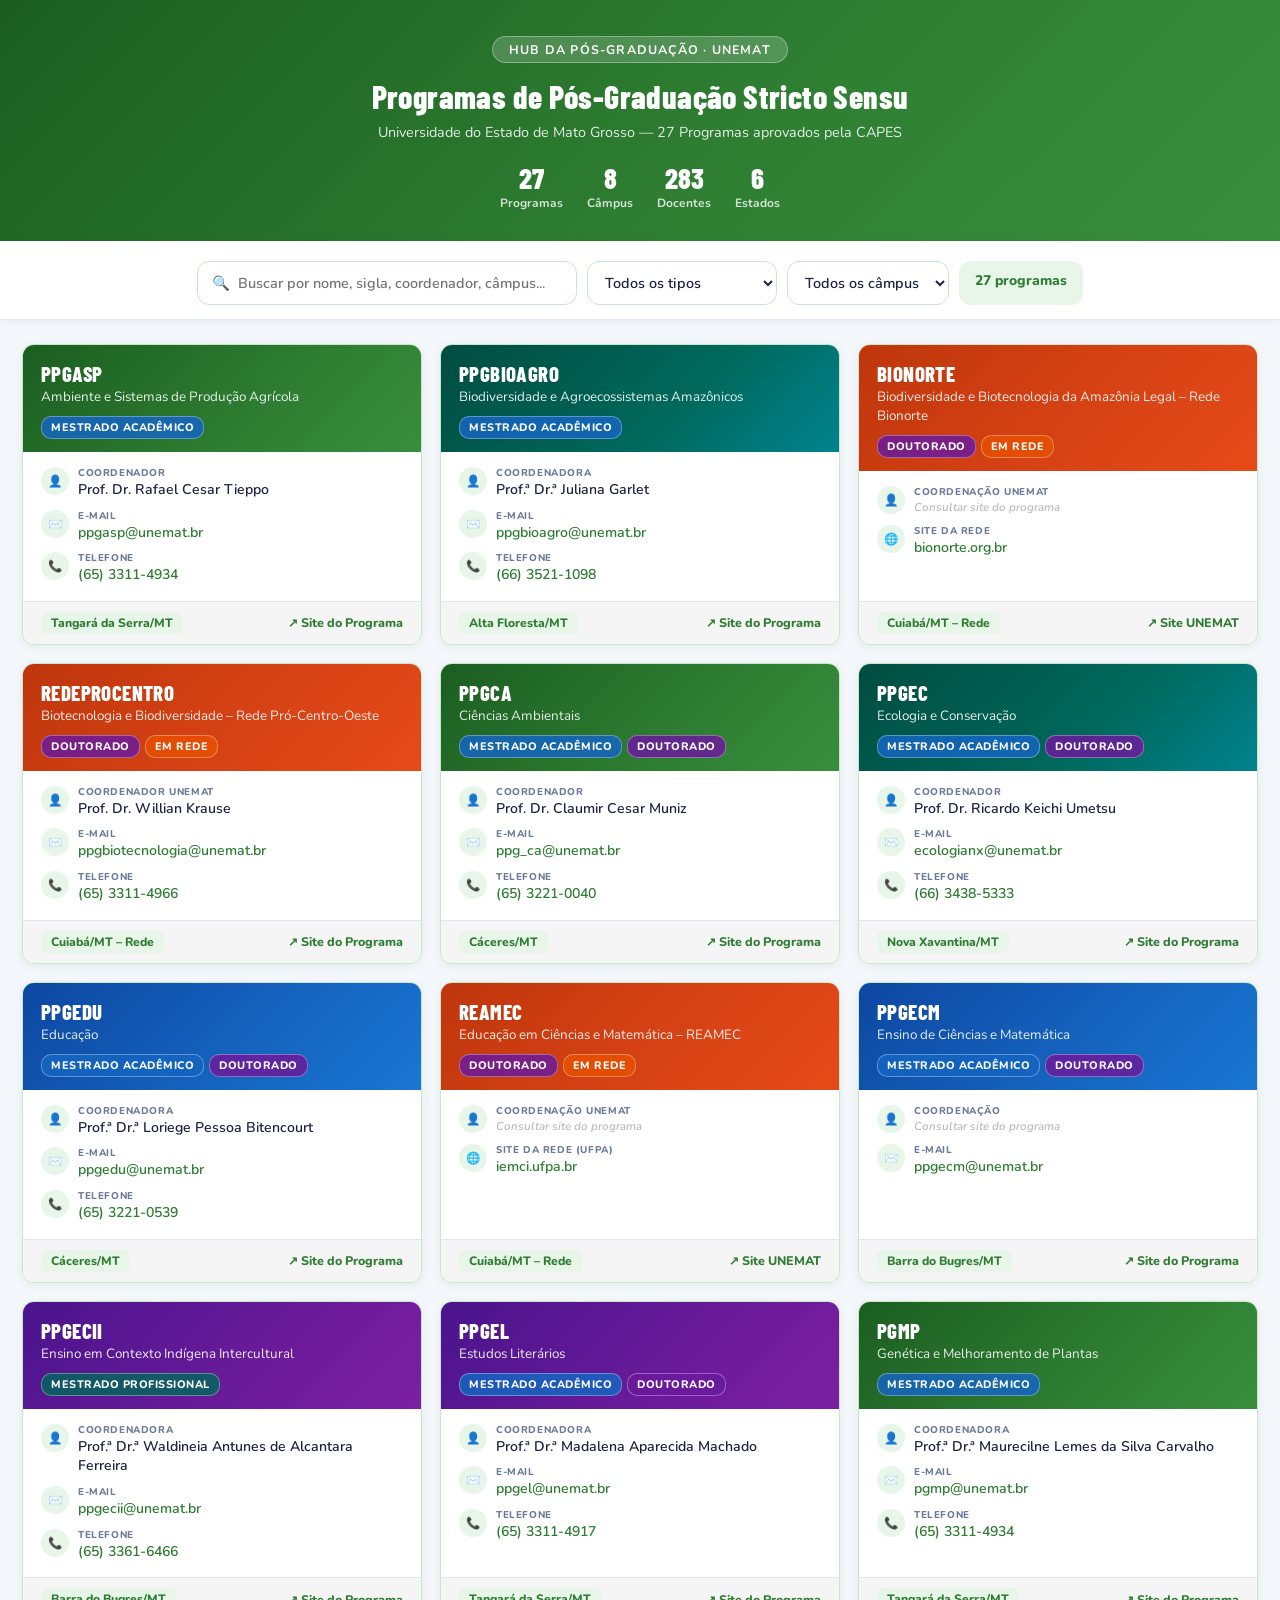
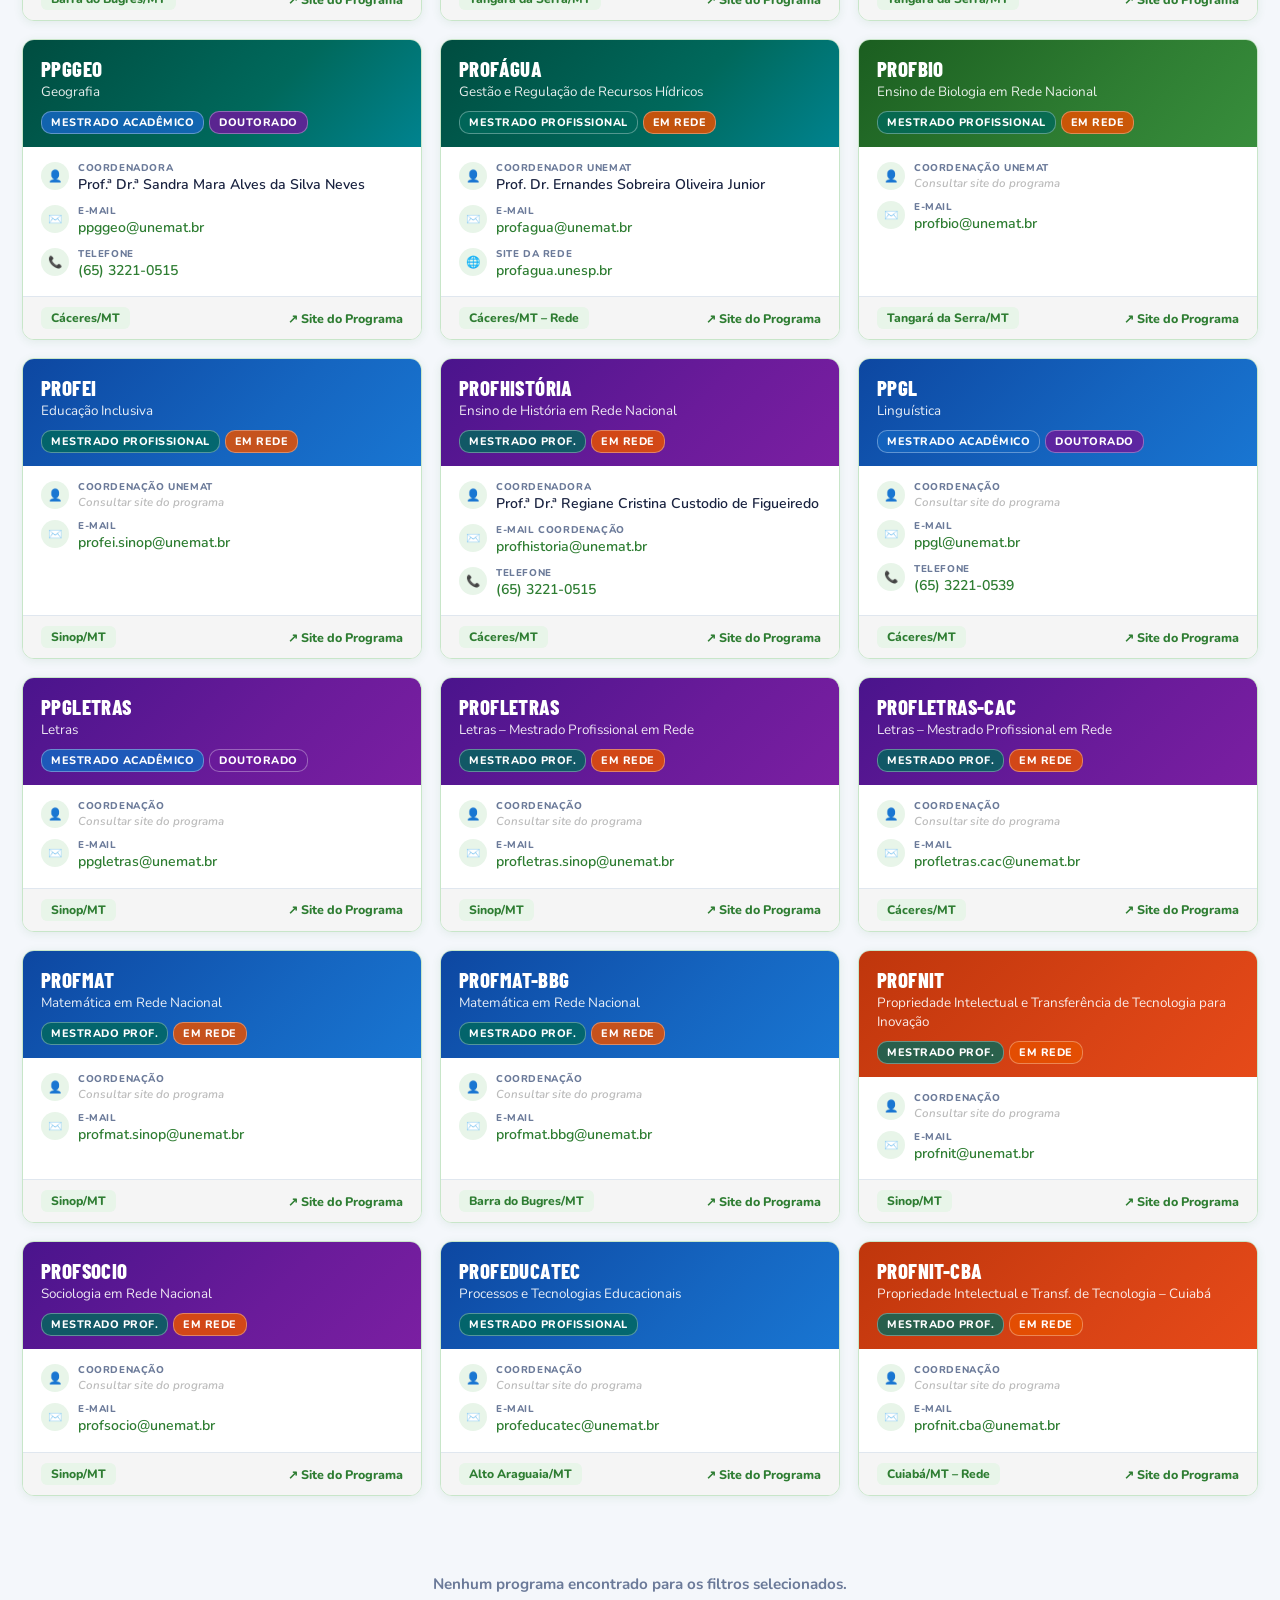
<file: ppg_contato.html>
<!DOCTYPE html>
<html lang="pt-BR">
<head>
  <meta charset="UTF-8" />
  <meta name="viewport" content="width=device-width, initial-scale=1.0"/>
  <title>Programas de Pós-Graduação – UNEMAT</title>
  <link href="https://fonts.googleapis.com/css2?family=Nunito:wght@400;600;700;800;900&family=Barlow+Condensed:wght@600;700;800&display=swap" rel="stylesheet">
  <style>
    :root {
      --verde:#2e7d32; --verde-c:#43a047; --verde-bg:#e8f5e9;
      --azul:#1565c0; --roxo:#6a1b9a; --laranja:#e65100;
      --cinza:#f5f5f5; --texto:#1a2340; --sub:#6b7a99;
      --borda:#c8e6c9; --white:#fff;
      --r:12px; --sh:0 2px 10px rgba(46,125,50,0.09);
    }
    *,*::before,*::after{box-sizing:border-box;margin:0;padding:0}
    body{font-family:'Nunito',sans-serif;background:#f4f7fb;color:var(--texto);}

    /* HEADER */
    .hdr{
      background:linear-gradient(135deg,#1b5e20 0%,#2e7d32 55%,#388e3c 100%);
      color:#fff;padding:36px 28px 30px;text-align:center;
    }
    .hdr .badge{
      display:inline-block;background:rgba(255,255,255,.18);
      border:1px solid rgba(255,255,255,.32);border-radius:20px;
      padding:4px 16px;font-size:.78em;margin-bottom:14px;
      letter-spacing:1.2px;text-transform:uppercase;font-weight:700;
    }
    .hdr h1{font-family:'Barlow Condensed',sans-serif;font-size:2em;font-weight:800;letter-spacing:.4px;margin-bottom:7px;}
    .hdr p{font-size:.9em;opacity:.88;max-width:660px;margin:0 auto;}
    .hdr-stats{display:flex;gap:24px;justify-content:center;margin-top:18px;flex-wrap:wrap;}
    .hdr-stat{text-align:center;}
    .hdr-stat .sv{font-family:'Barlow Condensed',sans-serif;font-size:1.8em;font-weight:800;}
    .hdr-stat .sl{font-size:.75em;opacity:.8;font-weight:700;}

    /* FILTROS */
    .filtros{
      display:flex;flex-wrap:wrap;gap:10px;justify-content:center;
      padding:20px 22px 14px;background:var(--white);
      border-bottom:1.5px solid #e0e7ef;position:sticky;top:0;z-index:50;
      box-shadow:0 2px 8px rgba(0,0,0,.06);
    }
    .filtros input[type="text"]{
      flex:1 1 260px;max-width:380px;padding:10px 14px;
      border:1.5px solid var(--borda);border-radius:var(--r);
      font-family:'Nunito',sans-serif;font-size:.9em;font-weight:600;outline:none;
      transition:border .18s;color:var(--texto);
    }
    .filtros input:focus{border-color:var(--verde);}
    .filtros select{
      padding:10px 13px;border:1.5px solid var(--borda);border-radius:var(--r);
      font-family:'Nunito',sans-serif;font-size:.9em;font-weight:600;
      background:var(--white);cursor:pointer;outline:none;color:var(--texto);
    }
    .filtros select:focus{border-color:var(--verde);}
    .total-badge{
      padding:10px 16px;background:var(--verde-bg);border-radius:var(--r);
      font-size:.87em;color:var(--verde);font-weight:800;white-space:nowrap;
    }

    /* GRID */
    .grid{
      display:grid;grid-template-columns:repeat(auto-fill,minmax(330px,1fr));
      gap:18px;padding:24px 22px;max-width:1400px;margin:0 auto;
    }

    /* CARD */
    .card{
      background:var(--white);border:1.5px solid var(--borda);border-radius:var(--r);
      overflow:hidden;box-shadow:var(--sh);
      transition:transform .18s,box-shadow .18s;
      display:flex;flex-direction:column;
    }
    .card:hover{transform:translateY(-3px);box-shadow:0 8px 22px rgba(46,125,50,0.14);}

    .card-top{padding:16px 18px 13px;color:#fff;position:relative;}
    .card-top::before{content:'';position:absolute;top:0;left:0;right:0;height:3px;}

    .ct-verde{background:linear-gradient(135deg,#1b5e20,#2e7d32 60%,#388e3c);}
    .ct-azul{background:linear-gradient(135deg,#0d47a1,#1565c0 60%,#1976d2);}
    .ct-roxo{background:linear-gradient(135deg,#4a148c,#6a1b9a 60%,#7b1fa2);}
    .ct-teal{background:linear-gradient(135deg,#004d40,#00695c 60%,#00838f);}
    .ct-laranja{background:linear-gradient(135deg,#bf360c,#d84315 60%,#e64a19);}

    .card-sigla{font-family:'Barlow Condensed',sans-serif;font-size:1.3em;font-weight:800;letter-spacing:.4px;margin-bottom:2px;}
    .card-nome{font-size:.84em;opacity:.9;line-height:1.4;}
    .card-tags{display:flex;flex-wrap:wrap;gap:5px;margin-top:9px;}
    .tag{
      font-size:.68em;font-weight:800;padding:3px 9px;border-radius:10px;
      text-transform:uppercase;letter-spacing:.5px;
      background:rgba(255,255,255,.18);border:1px solid rgba(255,255,255,.32);
    }
    .tag-m{background:rgba(21,101,192,.85);}
    .tag-d{background:rgba(106,27,154,.85);}
    .tag-r{background:rgba(230,81,0,.85);}
    .tag-p{background:rgba(0,105,92,.8);}

    /* BODY */
    .card-body{padding:14px 18px 16px;flex:1;display:flex;flex-direction:column;gap:9px;}
    .info-row{display:flex;align-items:flex-start;gap:9px;font-size:.88em;}
    .info-icon{
      flex-shrink:0;width:28px;height:28px;border-radius:50%;
      background:var(--verde-bg);display:flex;align-items:center;
      justify-content:center;font-size:.82em;margin-top:1px;
    }
    .info-content{flex:1;}
    .info-label{font-size:.7em;text-transform:uppercase;color:var(--sub);letter-spacing:.6px;font-weight:800;margin-bottom:1px;}
    .info-value{color:var(--texto);font-weight:600;line-height:1.4;}
    .info-value a{color:var(--verde);text-decoration:none;word-break:break-all;}
    .info-value a:hover{text-decoration:underline;}
    .sem-dados{font-size:.82em;color:#bbb;font-style:italic;}

    /* FOOTER */
    .card-footer{
      padding:10px 18px;background:var(--cinza);
      border-top:1.5px solid #e0e7ef;
      display:flex;align-items:center;justify-content:space-between;gap:8px;
    }
    .campus-badge{
      font-size:.76em;background:var(--verde-bg);color:var(--verde);
      border-radius:6px;padding:3px 10px;font-weight:800;
    }
    .site-link{
      font-size:.78em;color:var(--verde);text-decoration:none;
      font-weight:800;display:flex;align-items:center;gap:4px;
      transition:color .15s;
    }
    .site-link:hover{color:#1b5e20;}

    /* SEM RESULTADO */
    .sem-resultado{
      grid-column:1/-1;text-align:center;
      padding:60px 20px;color:var(--sub);font-size:.95em;font-weight:700;
    }

    @media(max-width:600px){
      .hdr h1{font-size:1.5em;}
      .grid{grid-template-columns:1fr;padding:14px;}
      .filtros{padding:14px;}
    }
  </style>
</head>
<body>

<!-- HEADER -->
<header class="hdr">
  <div class="badge">HUB da Pós-Graduação · UNEMAT</div>
  <h1>Programas de Pós-Graduação Stricto Sensu</h1>
  <p>Universidade do Estado de Mato Grosso — 27 Programas aprovados pela CAPES</p>
  <div class="hdr-stats">
    <div class="hdr-stat"><div class="sv">27</div><div class="sl">Programas</div></div>
    <div class="hdr-stat"><div class="sv">8</div><div class="sl">Câmpus</div></div>
    <div class="hdr-stat"><div class="sv">283</div><div class="sl">Docentes</div></div>
    <div class="hdr-stat"><div class="sv">6</div><div class="sl">Estados</div></div>
  </div>
</header>

<!-- FILTROS -->
<div class="filtros">
  <input type="text" id="busca" placeholder="🔍  Buscar por nome, sigla, coordenador, câmpus..." oninput="filtrar()"/>
  <select id="filtroTipo" onchange="filtrar()">
    <option value="">Todos os tipos</option>
    <option value="Mestrado Acadêmico">Mestrado Acadêmico</option>
    <option value="Mestrado Profissional">Mestrado Profissional</option>
    <option value="Doutorado">Doutorado</option>
    <option value="Rede">Em Rede</option>
  </select>
  <select id="filtroCampus" onchange="filtrar()">
    <option value="">Todos os câmpus</option>
    <option value="Tangará da Serra">Tangará da Serra</option>
    <option value="Alta Floresta">Alta Floresta</option>
    <option value="Cáceres">Cáceres</option>
    <option value="Nova Xavantina">Nova Xavantina</option>
    <option value="Barra do Bugres">Barra do Bugres</option>
    <option value="Sinop">Sinop</option>
    <option value="Alto Araguaia">Alto Araguaia</option>
    <option value="Cuiabá">Cuiabá / Rede</option>
  </select>
  <div class="total-badge" id="totalBadge">27 programas</div>
</div>

<!-- GRID -->
<main class="grid" id="grid">

  <!-- 1 PPGASP -->
  <article class="card" data-nome="Ambiente e Sistemas de Produção Agrícola" data-sigla="PPGASP" data-tipo="Mestrado Acadêmico" data-campus="Tangará da Serra" data-coord="Rafael Cesar Tieppo">
    <div class="card-top ct-verde">
      <div class="card-sigla">PPGASP</div>
      <div class="card-nome">Ambiente e Sistemas de Produção Agrícola</div>
      <div class="card-tags"><span class="tag tag-m">Mestrado Acadêmico</span></div>
    </div>
    <div class="card-body">
      <div class="info-row"><div class="info-icon">👤</div><div class="info-content"><div class="info-label">Coordenador</div><div class="info-value">Prof. Dr. Rafael Cesar Tieppo</div></div></div>
      <div class="info-row"><div class="info-icon">✉️</div><div class="info-content"><div class="info-label">E-mail</div><div class="info-value"><a href="mailto:ppgasp@unemat.br">ppgasp@unemat.br</a></div></div></div>
      <div class="info-row"><div class="info-icon">📞</div><div class="info-content"><div class="info-label">Telefone</div><div class="info-value"><a href="tel:+556533114934">(65) 3311-4934</a></div></div></div>
    </div>
    <div class="card-footer"><span class="campus-badge">Tangará da Serra/MT</span><a class="site-link" href="https://tangaradaserra.unemat.br/faculdades/facabes/stricto/ppgasp/" target="_blank">↗ Site do Programa</a></div>
  </article>

  <!-- 2 PPGBIOAGRO -->
  <article class="card" data-nome="Biodiversidade e Agroecossistemas Amazônicos" data-sigla="PPGBIOAGRO" data-tipo="Mestrado Acadêmico" data-campus="Alta Floresta" data-coord="Juliana Garlet">
    <div class="card-top ct-teal">
      <div class="card-sigla">PPGBIOAGRO</div>
      <div class="card-nome">Biodiversidade e Agroecossistemas Amazônicos</div>
      <div class="card-tags"><span class="tag tag-m">Mestrado Acadêmico</span></div>
    </div>
    <div class="card-body">
      <div class="info-row"><div class="info-icon">👤</div><div class="info-content"><div class="info-label">Coordenadora</div><div class="info-value">Prof.ª Dr.ª Juliana Garlet</div></div></div>
      <div class="info-row"><div class="info-icon">✉️</div><div class="info-content"><div class="info-label">E-mail</div><div class="info-value"><a href="mailto:ppgbioagro@unemat.br">ppgbioagro@unemat.br</a></div></div></div>
      <div class="info-row"><div class="info-icon">📞</div><div class="info-content"><div class="info-label">Telefone</div><div class="info-value"><a href="tel:+556635211098">(66) 3521-1098</a></div></div></div>
    </div>
    <div class="card-footer"><span class="campus-badge">Alta Floresta/MT</span><a class="site-link" href="https://altafloresta.unemat.br/faculdades/facba/stricto/ppgbioagro/" target="_blank">↗ Site do Programa</a></div>
  </article>

  <!-- 3 BIONORTE -->
  <article class="card" data-nome="Biodiversidade e Biotecnologia da Amazônia Legal Rede Bionorte" data-sigla="BIONORTE" data-tipo="Doutorado Rede" data-campus="Cuiabá" data-coord="">
    <div class="card-top ct-laranja">
      <div class="card-sigla">BIONORTE</div>
      <div class="card-nome">Biodiversidade e Biotecnologia da Amazônia Legal – Rede Bionorte</div>
      <div class="card-tags"><span class="tag tag-d">Doutorado</span><span class="tag tag-r">Em Rede</span></div>
    </div>
    <div class="card-body">
      <div class="info-row"><div class="info-icon">👤</div><div class="info-content"><div class="info-label">Coordenação UNEMAT</div><div class="info-value sem-dados">Consultar site do programa</div></div></div>
      <div class="info-row"><div class="info-icon">🌐</div><div class="info-content"><div class="info-label">Site da Rede</div><div class="info-value"><a href="https://bionorte.org.br" target="_blank">bionorte.org.br</a></div></div></div>
    </div>
    <div class="card-footer"><span class="campus-badge">Cuiabá/MT – Rede</span><a class="site-link" href="https://reitoria.unemat.br/stricto/bionorte/" target="_blank">↗ Site UNEMAT</a></div>
  </article>

  <!-- 4 REDEPROCENTRO -->
  <article class="card" data-nome="Biotecnologia e Biodiversidade Rede Pró-Centro-Oeste" data-sigla="REDEPROCENTRO" data-tipo="Doutorado Rede" data-campus="Cuiabá" data-coord="Willian Krause">
    <div class="card-top ct-laranja">
      <div class="card-sigla">REDEPROCENTRO</div>
      <div class="card-nome">Biotecnologia e Biodiversidade – Rede Pró-Centro-Oeste</div>
      <div class="card-tags"><span class="tag tag-d">Doutorado</span><span class="tag tag-r">Em Rede</span></div>
    </div>
    <div class="card-body">
      <div class="info-row"><div class="info-icon">👤</div><div class="info-content"><div class="info-label">Coordenador UNEMAT</div><div class="info-value">Prof. Dr. Willian Krause</div></div></div>
      <div class="info-row"><div class="info-icon">✉️</div><div class="info-content"><div class="info-label">E-mail</div><div class="info-value"><a href="mailto:ppgbiotecnologia@unemat.br">ppgbiotecnologia@unemat.br</a></div></div></div>
      <div class="info-row"><div class="info-icon">📞</div><div class="info-content"><div class="info-label">Telefone</div><div class="info-value"><a href="tel:+556533114966">(65) 3311-4966</a></div></div></div>
    </div>
    <div class="card-footer"><span class="campus-badge">Cuiabá/MT – Rede</span><a class="site-link" href="https://reitoria.unemat.br/stricto/redeprocentro/" target="_blank">↗ Site do Programa</a></div>
  </article>

  <!-- 5 PPGCA -->
  <article class="card" data-nome="Ciências Ambientais" data-sigla="PPGCA" data-tipo="Doutorado" data-campus="Cáceres" data-coord="Claumir Cesar Muniz">
    <div class="card-top ct-verde">
      <div class="card-sigla">PPGCA</div>
      <div class="card-nome">Ciências Ambientais</div>
      <div class="card-tags"><span class="tag tag-m">Mestrado Acadêmico</span><span class="tag tag-d">Doutorado</span></div>
    </div>
    <div class="card-body">
      <div class="info-row"><div class="info-icon">👤</div><div class="info-content"><div class="info-label">Coordenador</div><div class="info-value">Prof. Dr. Claumir Cesar Muniz</div></div></div>
      <div class="info-row"><div class="info-icon">✉️</div><div class="info-content"><div class="info-label">E-mail</div><div class="info-value"><a href="mailto:ppg_ca@unemat.br">ppg_ca@unemat.br</a></div></div></div>
      <div class="info-row"><div class="info-icon">📞</div><div class="info-content"><div class="info-label">Telefone</div><div class="info-value"><a href="tel:+556532210040">(65) 3221-0040</a></div></div></div>
    </div>
    <div class="card-footer"><span class="campus-badge">Cáceres/MT</span><a class="site-link" href="https://caceres.unemat.br/faculdades/facab/stricto/ppgca/" target="_blank">↗ Site do Programa</a></div>
  </article>

  <!-- 6 PPGEC -->
  <article class="card" data-nome="Ecologia e Conservação" data-sigla="PPGEC" data-tipo="Doutorado" data-campus="Nova Xavantina" data-coord="Ricardo Keichi Umetsu">
    <div class="card-top ct-teal">
      <div class="card-sigla">PPGEC</div>
      <div class="card-nome">Ecologia e Conservação</div>
      <div class="card-tags"><span class="tag tag-m">Mestrado Acadêmico</span><span class="tag tag-d">Doutorado</span></div>
    </div>
    <div class="card-body">
      <div class="info-row"><div class="info-icon">👤</div><div class="info-content"><div class="info-label">Coordenador</div><div class="info-value">Prof. Dr. Ricardo Keichi Umetsu</div></div></div>
      <div class="info-row"><div class="info-icon">✉️</div><div class="info-content"><div class="info-label">E-mail</div><div class="info-value"><a href="mailto:ecologianx@unemat.br">ecologianx@unemat.br</a></div></div></div>
      <div class="info-row"><div class="info-icon">📞</div><div class="info-content"><div class="info-label">Telefone</div><div class="info-value"><a href="tel:+556634385333">(66) 3438-5333</a></div></div></div>
    </div>
    <div class="card-footer"><span class="campus-badge">Nova Xavantina/MT</span><a class="site-link" href="https://novaxavantina.unemat.br/faculdades/fabis/stricto/ppgec/" target="_blank">↗ Site do Programa</a></div>
  </article>

  <!-- 7 PPGEDU -->
  <article class="card" data-nome="Educação" data-sigla="PPGEDU" data-tipo="Doutorado" data-campus="Cáceres" data-coord="Loriege Pessoa Bitencourt">
    <div class="card-top ct-azul">
      <div class="card-sigla">PPGEDU</div>
      <div class="card-nome">Educação</div>
      <div class="card-tags"><span class="tag tag-m">Mestrado Acadêmico</span><span class="tag tag-d">Doutorado</span></div>
    </div>
    <div class="card-body">
      <div class="info-row"><div class="info-icon">👤</div><div class="info-content"><div class="info-label">Coordenadora</div><div class="info-value">Prof.ª Dr.ª Loriege Pessoa Bitencourt</div></div></div>
      <div class="info-row"><div class="info-icon">✉️</div><div class="info-content"><div class="info-label">E-mail</div><div class="info-value"><a href="mailto:ppgedu@unemat.br">ppgedu@unemat.br</a></div></div></div>
      <div class="info-row"><div class="info-icon">📞</div><div class="info-content"><div class="info-label">Telefone</div><div class="info-value"><a href="tel:+556532210539">(65) 3221-0539</a></div></div></div>
    </div>
    <div class="card-footer"><span class="campus-badge">Cáceres/MT</span><a class="site-link" href="https://caceres.unemat.br/faculdades/facel/stricto/ppgedu/" target="_blank">↗ Site do Programa</a></div>
  </article>

  <!-- 8 REAMEC -->
  <article class="card" data-nome="Educação em Ciências e Matemática REAMEC" data-sigla="REAMEC" data-tipo="Doutorado Rede" data-campus="Cuiabá" data-coord="">
    <div class="card-top ct-laranja">
      <div class="card-sigla">REAMEC</div>
      <div class="card-nome">Educação em Ciências e Matemática – REAMEC</div>
      <div class="card-tags"><span class="tag tag-d">Doutorado</span><span class="tag tag-r">Em Rede</span></div>
    </div>
    <div class="card-body">
      <div class="info-row"><div class="info-icon">👤</div><div class="info-content"><div class="info-label">Coordenação UNEMAT</div><div class="info-value sem-dados">Consultar site do programa</div></div></div>
      <div class="info-row"><div class="info-icon">🌐</div><div class="info-content"><div class="info-label">Site da Rede (UFPA)</div><div class="info-value"><a href="https://www.iemci.ufpa.br" target="_blank">iemci.ufpa.br</a></div></div></div>
    </div>
    <div class="card-footer"><span class="campus-badge">Cuiabá/MT – Rede</span><a class="site-link" href="https://reitoria.unemat.br/stricto/ppgreamec/" target="_blank">↗ Site UNEMAT</a></div>
  </article>

  <!-- 9 PPGECM -->
  <article class="card" data-nome="Ensino de Ciências e Matemática" data-sigla="PPGECM" data-tipo="Doutorado" data-campus="Barra do Bugres" data-coord="">
    <div class="card-top ct-azul">
      <div class="card-sigla">PPGECM</div>
      <div class="card-nome">Ensino de Ciências e Matemática</div>
      <div class="card-tags"><span class="tag tag-m">Mestrado Acadêmico</span><span class="tag tag-d">Doutorado</span></div>
    </div>
    <div class="card-body">
      <div class="info-row"><div class="info-icon">👤</div><div class="info-content"><div class="info-label">Coordenação</div><div class="info-value sem-dados">Consultar site do programa</div></div></div>
      <div class="info-row"><div class="info-icon">✉️</div><div class="info-content"><div class="info-label">E-mail</div><div class="info-value"><a href="mailto:ppgecm@unemat.br">ppgecm@unemat.br</a></div></div></div>
    </div>
    <div class="card-footer"><span class="campus-badge">Barra do Bugres/MT</span><a class="site-link" href="https://barradobugres.unemat.br/faculdades/faccen/stricto/ppgecm/" target="_blank">↗ Site do Programa</a></div>
  </article>

  <!-- 10 PPGECII -->
  <article class="card" data-nome="Ensino em Contexto Indígena Intercultural" data-sigla="PPGECII" data-tipo="Mestrado Profissional" data-campus="Barra do Bugres" data-coord="Waldineia Antunes de Alcantara Ferreira">
    <div class="card-top ct-roxo">
      <div class="card-sigla">PPGECII</div>
      <div class="card-nome">Ensino em Contexto Indígena Intercultural</div>
      <div class="card-tags"><span class="tag tag-p">Mestrado Profissional</span></div>
    </div>
    <div class="card-body">
      <div class="info-row"><div class="info-icon">👤</div><div class="info-content"><div class="info-label">Coordenadora</div><div class="info-value">Prof.ª Dr.ª Waldineia Antunes de Alcantara Ferreira</div></div></div>
      <div class="info-row"><div class="info-icon">✉️</div><div class="info-content"><div class="info-label">E-mail</div><div class="info-value"><a href="mailto:ppgecii@unemat.br">ppgecii@unemat.br</a></div></div></div>
      <div class="info-row"><div class="info-icon">📞</div><div class="info-content"><div class="info-label">Telefone</div><div class="info-value"><a href="tel:+556533616466">(65) 3361-6466</a></div></div></div>
    </div>
    <div class="card-footer"><span class="campus-badge">Barra do Bugres/MT</span><a class="site-link" href="https://barradobugres.unemat.br/faculdades/faind/stricto/ppgecii/" target="_blank">↗ Site do Programa</a></div>
  </article>

  <!-- 11 PPGEL -->
  <article class="card" data-nome="Estudos Literários" data-sigla="PPGEL" data-tipo="Doutorado" data-campus="Tangará da Serra" data-coord="Madalena Aparecida Machado">
    <div class="card-top ct-roxo">
      <div class="card-sigla">PPGEL</div>
      <div class="card-nome">Estudos Literários</div>
      <div class="card-tags"><span class="tag tag-m">Mestrado Acadêmico</span><span class="tag tag-d">Doutorado</span></div>
    </div>
    <div class="card-body">
      <div class="info-row"><div class="info-icon">👤</div><div class="info-content"><div class="info-label">Coordenadora</div><div class="info-value">Prof.ª Dr.ª Madalena Aparecida Machado</div></div></div>
      <div class="info-row"><div class="info-icon">✉️</div><div class="info-content"><div class="info-label">E-mail</div><div class="info-value"><a href="mailto:ppgel@unemat.br">ppgel@unemat.br</a></div></div></div>
      <div class="info-row"><div class="info-icon">📞</div><div class="info-content"><div class="info-label">Telefone</div><div class="info-value"><a href="tel:+556533114917">(65) 3311-4917</a></div></div></div>
    </div>
    <div class="card-footer"><span class="campus-badge">Tangará da Serra/MT</span><a class="site-link" href="https://tangaradaserra.unemat.br/faculdades/facsal/stricto/ppgel/" target="_blank">↗ Site do Programa</a></div>
  </article>

  <!-- 12 PGMP -->
  <article class="card" data-nome="Genética e Melhoramento de Plantas" data-sigla="PGMP" data-tipo="Mestrado Acadêmico" data-campus="Tangará da Serra" data-coord="Maurecilne Lemes da Silva Carvalho">
    <div class="card-top ct-verde">
      <div class="card-sigla">PGMP</div>
      <div class="card-nome">Genética e Melhoramento de Plantas</div>
      <div class="card-tags"><span class="tag tag-m">Mestrado Acadêmico</span></div>
    </div>
    <div class="card-body">
      <div class="info-row"><div class="info-icon">👤</div><div class="info-content"><div class="info-label">Coordenadora</div><div class="info-value">Prof.ª Dr.ª Maurecilne Lemes da Silva Carvalho</div></div></div>
      <div class="info-row"><div class="info-icon">✉️</div><div class="info-content"><div class="info-label">E-mail</div><div class="info-value"><a href="mailto:pgmp@unemat.br">pgmp@unemat.br</a></div></div></div>
      <div class="info-row"><div class="info-icon">📞</div><div class="info-content"><div class="info-label">Telefone</div><div class="info-value"><a href="tel:+556533114934">(65) 3311-4934</a></div></div></div>
    </div>
    <div class="card-footer"><span class="campus-badge">Tangará da Serra/MT</span><a class="site-link" href="https://tangaradaserra.unemat.br/faculdades/facabes/stricto/pgmp/" target="_blank">↗ Site do Programa</a></div>
  </article>

  <!-- 13 PPGGEO -->
  <article class="card" data-nome="Geografia" data-sigla="PPGGEO" data-tipo="Doutorado" data-campus="Cáceres" data-coord="Sandra Mara Alves da Silva Neves">
    <div class="card-top ct-teal">
      <div class="card-sigla">PPGGEO</div>
      <div class="card-nome">Geografia</div>
      <div class="card-tags"><span class="tag tag-m">Mestrado Acadêmico</span><span class="tag tag-d">Doutorado</span></div>
    </div>
    <div class="card-body">
      <div class="info-row"><div class="info-icon">👤</div><div class="info-content"><div class="info-label">Coordenadora</div><div class="info-value">Prof.ª Dr.ª Sandra Mara Alves da Silva Neves</div></div></div>
      <div class="info-row"><div class="info-icon">✉️</div><div class="info-content"><div class="info-label">E-mail</div><div class="info-value"><a href="mailto:ppggeo@unemat.br">ppggeo@unemat.br</a></div></div></div>
      <div class="info-row"><div class="info-icon">📞</div><div class="info-content"><div class="info-label">Telefone</div><div class="info-value"><a href="tel:+556532210515">(65) 3221-0515</a></div></div></div>
    </div>
    <div class="card-footer"><span class="campus-badge">Cáceres/MT</span><a class="site-link" href="https://caceres.unemat.br/faculdades/fach/stricto/ppggeo/" target="_blank">↗ Site do Programa</a></div>
  </article>

  <!-- 14 PROFAGUA -->
  <article class="card" data-nome="Gestão e Regulação de Recursos Hídricos ProfÁgua" data-sigla="PROFÁGUA" data-tipo="Mestrado Profissional Rede" data-campus="Cuiabá" data-coord="Ernandes Sobreira Oliveira Junior">
    <div class="card-top ct-teal">
      <div class="card-sigla">PROFÁGUA</div>
      <div class="card-nome">Gestão e Regulação de Recursos Hídricos</div>
      <div class="card-tags"><span class="tag tag-p">Mestrado Profissional</span><span class="tag tag-r">Em Rede</span></div>
    </div>
    <div class="card-body">
      <div class="info-row"><div class="info-icon">👤</div><div class="info-content"><div class="info-label">Coordenador UNEMAT</div><div class="info-value">Prof. Dr. Ernandes Sobreira Oliveira Junior</div></div></div>
      <div class="info-row"><div class="info-icon">✉️</div><div class="info-content"><div class="info-label">E-mail</div><div class="info-value"><a href="mailto:profagua@unemat.br">profagua@unemat.br</a></div></div></div>
      <div class="info-row"><div class="info-icon">🌐</div><div class="info-content"><div class="info-label">Site da Rede</div><div class="info-value"><a href="https://profagua.unesp.br" target="_blank">profagua.unesp.br</a></div></div></div>
    </div>
    <div class="card-footer"><span class="campus-badge">Cáceres/MT – Rede</span><a class="site-link" href="https://caceres.unemat.br/faculdades/facab/stricto/profagua/" target="_blank">↗ Site do Programa</a></div>
  </article>

  <!-- 15 PROFBIO -->
  <article class="card" data-nome="Ensino de Biologia ProfBio" data-sigla="PROFBIO" data-tipo="Mestrado Profissional Rede" data-campus="Tangará da Serra" data-coord="">
    <div class="card-top ct-verde">
      <div class="card-sigla">PROFBIO</div>
      <div class="card-nome">Ensino de Biologia em Rede Nacional</div>
      <div class="card-tags"><span class="tag tag-p">Mestrado Profissional</span><span class="tag tag-r">Em Rede</span></div>
    </div>
    <div class="card-body">
      <div class="info-row"><div class="info-icon">👤</div><div class="info-content"><div class="info-label">Coordenação UNEMAT</div><div class="info-value sem-dados">Consultar site do programa</div></div></div>
      <div class="info-row"><div class="info-icon">✉️</div><div class="info-content"><div class="info-label">E-mail</div><div class="info-value"><a href="mailto:profbio@unemat.br">profbio@unemat.br</a></div></div></div>
    </div>
    <div class="card-footer"><span class="campus-badge">Tangará da Serra/MT</span><a class="site-link" href="https://tangaradaserra.unemat.br/faculdades/facabes/stricto/profbio/" target="_blank">↗ Site do Programa</a></div>
  </article>

  <!-- 16 PROFEI -->
  <article class="card" data-nome="Educação Inclusiva PROFEI" data-sigla="PROFEI" data-tipo="Mestrado Profissional Rede" data-campus="Sinop" data-coord="">
    <div class="card-top ct-azul">
      <div class="card-sigla">PROFEI</div>
      <div class="card-nome">Educação Inclusiva</div>
      <div class="card-tags"><span class="tag tag-p">Mestrado Profissional</span><span class="tag tag-r">Em Rede</span></div>
    </div>
    <div class="card-body">
      <div class="info-row"><div class="info-icon">👤</div><div class="info-content"><div class="info-label">Coordenação UNEMAT</div><div class="info-value sem-dados">Consultar site do programa</div></div></div>
      <div class="info-row"><div class="info-icon">✉️</div><div class="info-content"><div class="info-label">E-mail</div><div class="info-value"><a href="mailto:profei.sinop@unemat.br">profei.sinop@unemat.br</a></div></div></div>
    </div>
    <div class="card-footer"><span class="campus-badge">Sinop/MT</span><a class="site-link" href="https://sinop.unemat.br/stricto/profei/" target="_blank">↗ Site do Programa</a></div>
  </article>

  <!-- 17 PROFHISTÓRIA-CAC -->
  <article class="card" data-nome="Ensino de História ProfHistória" data-sigla="PROFHISTÓRIA" data-tipo="Mestrado Profissional Rede" data-campus="Cáceres" data-coord="Regiane Cristina Custodio de Figueiredo">
    <div class="card-top ct-roxo">
      <div class="card-sigla">PROFHISTÓRIA</div>
      <div class="card-nome">Ensino de História em Rede Nacional</div>
      <div class="card-tags"><span class="tag tag-p">Mestrado Prof.</span><span class="tag tag-r">Em Rede</span></div>
    </div>
    <div class="card-body">
      <div class="info-row"><div class="info-icon">👤</div><div class="info-content"><div class="info-label">Coordenadora</div><div class="info-value">Prof.ª Dr.ª Regiane Cristina Custodio de Figueiredo</div></div></div>
      <div class="info-row"><div class="info-icon">✉️</div><div class="info-content"><div class="info-label">E-mail Coordenação</div><div class="info-value"><a href="mailto:profhistoria@unemat.br">profhistoria@unemat.br</a></div></div></div>
      <div class="info-row"><div class="info-icon">📞</div><div class="info-content"><div class="info-label">Telefone</div><div class="info-value"><a href="tel:+556532210515">(65) 3221-0515</a></div></div></div>
    </div>
    <div class="card-footer"><span class="campus-badge">Cáceres/MT</span><a class="site-link" href="https://caceres.unemat.br/faculdades/fach/stricto/profhistoria/" target="_blank">↗ Site do Programa</a></div>
  </article>

  <!-- 18 PPGL -->
  <article class="card" data-nome="Linguística" data-sigla="PPGL" data-tipo="Doutorado" data-campus="Cáceres" data-coord="">
    <div class="card-top ct-azul">
      <div class="card-sigla">PPGL</div>
      <div class="card-nome">Linguística</div>
      <div class="card-tags"><span class="tag tag-m">Mestrado Acadêmico</span><span class="tag tag-d">Doutorado</span></div>
    </div>
    <div class="card-body">
      <div class="info-row"><div class="info-icon">👤</div><div class="info-content"><div class="info-label">Coordenação</div><div class="info-value sem-dados">Consultar site do programa</div></div></div>
      <div class="info-row"><div class="info-icon">✉️</div><div class="info-content"><div class="info-label">E-mail</div><div class="info-value"><a href="mailto:ppgl@unemat.br">ppgl@unemat.br</a></div></div></div>
      <div class="info-row"><div class="info-icon">📞</div><div class="info-content"><div class="info-label">Telefone</div><div class="info-value"><a href="tel:+556532210539">(65) 3221-0539</a></div></div></div>
    </div>
    <div class="card-footer"><span class="campus-badge">Cáceres/MT</span><a class="site-link" href="https://caceres.unemat.br/faculdades/facel/stricto/ppgl/" target="_blank">↗ Site do Programa</a></div>
  </article>

  <!-- 19 PPGLETRAS-SNP -->
  <article class="card" data-nome="Letras Sinop" data-sigla="PPGLETRAS" data-tipo="Doutorado" data-campus="Sinop" data-coord="">
    <div class="card-top ct-roxo">
      <div class="card-sigla">PPGLETRAS</div>
      <div class="card-nome">Letras</div>
      <div class="card-tags"><span class="tag tag-m">Mestrado Acadêmico</span><span class="tag tag-d">Doutorado</span></div>
    </div>
    <div class="card-body">
      <div class="info-row"><div class="info-icon">👤</div><div class="info-content"><div class="info-label">Coordenação</div><div class="info-value sem-dados">Consultar site do programa</div></div></div>
      <div class="info-row"><div class="info-icon">✉️</div><div class="info-content"><div class="info-label">E-mail</div><div class="info-value"><a href="mailto:ppgletras@unemat.br">ppgletras@unemat.br</a></div></div></div>
    </div>
    <div class="card-footer"><span class="campus-badge">Sinop/MT</span><a class="site-link" href="https://sinop.unemat.br/stricto/ppgletras/" target="_blank">↗ Site do Programa</a></div>
  </article>

  <!-- 20 PROFLETRAS-SNP -->
  <article class="card" data-nome="Letras Profissional Sinop PROFLETRAS" data-sigla="PROFLETRAS" data-tipo="Mestrado Profissional Rede" data-campus="Sinop" data-coord="">
    <div class="card-top ct-roxo">
      <div class="card-sigla">PROFLETRAS</div>
      <div class="card-nome">Letras – Mestrado Profissional em Rede</div>
      <div class="card-tags"><span class="tag tag-p">Mestrado Prof.</span><span class="tag tag-r">Em Rede</span></div>
    </div>
    <div class="card-body">
      <div class="info-row"><div class="info-icon">👤</div><div class="info-content"><div class="info-label">Coordenação</div><div class="info-value sem-dados">Consultar site do programa</div></div></div>
      <div class="info-row"><div class="info-icon">✉️</div><div class="info-content"><div class="info-label">E-mail</div><div class="info-value"><a href="mailto:profletras.sinop@unemat.br">profletras.sinop@unemat.br</a></div></div></div>
    </div>
    <div class="card-footer"><span class="campus-badge">Sinop/MT</span><a class="site-link" href="https://sinop.unemat.br/stricto/profletras/" target="_blank">↗ Site do Programa</a></div>
  </article>

  <!-- 21 PROFLETRAS-CAC -->
  <article class="card" data-nome="Letras Profissional Cáceres PROFLETRAS" data-sigla="PROFLETRAS-CAC" data-tipo="Mestrado Profissional Rede" data-campus="Cáceres" data-coord="">
    <div class="card-top ct-roxo">
      <div class="card-sigla">PROFLETRAS-CAC</div>
      <div class="card-nome">Letras – Mestrado Profissional em Rede</div>
      <div class="card-tags"><span class="tag tag-p">Mestrado Prof.</span><span class="tag tag-r">Em Rede</span></div>
    </div>
    <div class="card-body">
      <div class="info-row"><div class="info-icon">👤</div><div class="info-content"><div class="info-label">Coordenação</div><div class="info-value sem-dados">Consultar site do programa</div></div></div>
      <div class="info-row"><div class="info-icon">✉️</div><div class="info-content"><div class="info-label">E-mail</div><div class="info-value"><a href="mailto:profletras.cac@unemat.br">profletras.cac@unemat.br</a></div></div></div>
    </div>
    <div class="card-footer"><span class="campus-badge">Cáceres/MT</span><a class="site-link" href="https://caceres.unemat.br/faculdades/facel/stricto/profletras/" target="_blank">↗ Site do Programa</a></div>
  </article>

  <!-- 22 PROFMAT-SNP -->
  <article class="card" data-nome="Matemática PROFMAT Sinop" data-sigla="PROFMAT" data-tipo="Mestrado Profissional Rede" data-campus="Sinop" data-coord="">
    <div class="card-top ct-azul">
      <div class="card-sigla">PROFMAT</div>
      <div class="card-nome">Matemática em Rede Nacional</div>
      <div class="card-tags"><span class="tag tag-p">Mestrado Prof.</span><span class="tag tag-r">Em Rede</span></div>
    </div>
    <div class="card-body">
      <div class="info-row"><div class="info-icon">👤</div><div class="info-content"><div class="info-label">Coordenação</div><div class="info-value sem-dados">Consultar site do programa</div></div></div>
      <div class="info-row"><div class="info-icon">✉️</div><div class="info-content"><div class="info-label">E-mail</div><div class="info-value"><a href="mailto:profmat.sinop@unemat.br">profmat.sinop@unemat.br</a></div></div></div>
    </div>
    <div class="card-footer"><span class="campus-badge">Sinop/MT</span><a class="site-link" href="https://sinop.unemat.br/stricto/profmat/" target="_blank">↗ Site do Programa</a></div>
  </article>

  <!-- 23 PROFMAT-BBG -->
  <article class="card" data-nome="Matemática PROFMAT Barra do Bugres" data-sigla="PROFMAT-BBG" data-tipo="Mestrado Profissional Rede" data-campus="Barra do Bugres" data-coord="">
    <div class="card-top ct-azul">
      <div class="card-sigla">PROFMAT-BBG</div>
      <div class="card-nome">Matemática em Rede Nacional</div>
      <div class="card-tags"><span class="tag tag-p">Mestrado Prof.</span><span class="tag tag-r">Em Rede</span></div>
    </div>
    <div class="card-body">
      <div class="info-row"><div class="info-icon">👤</div><div class="info-content"><div class="info-label">Coordenação</div><div class="info-value sem-dados">Consultar site do programa</div></div></div>
      <div class="info-row"><div class="info-icon">✉️</div><div class="info-content"><div class="info-label">E-mail</div><div class="info-value"><a href="mailto:profmat.bbg@unemat.br">profmat.bbg@unemat.br</a></div></div></div>
    </div>
    <div class="card-footer"><span class="campus-badge">Barra do Bugres/MT</span><a class="site-link" href="https://barradobugres.unemat.br/stricto/profmat/" target="_blank">↗ Site do Programa</a></div>
  </article>

  <!-- 24 PROFNIT-SNP -->
  <article class="card" data-nome="Propriedade Intelectual e Transferência de Tecnologia para Inovação PROFNIT Sinop" data-sigla="PROFNIT" data-tipo="Mestrado Profissional Rede" data-campus="Sinop" data-coord="">
    <div class="card-top ct-laranja">
      <div class="card-sigla">PROFNIT</div>
      <div class="card-nome">Propriedade Intelectual e Transferência de Tecnologia para Inovação</div>
      <div class="card-tags"><span class="tag tag-p">Mestrado Prof.</span><span class="tag tag-r">Em Rede</span></div>
    </div>
    <div class="card-body">
      <div class="info-row"><div class="info-icon">👤</div><div class="info-content"><div class="info-label">Coordenação</div><div class="info-value sem-dados">Consultar site do programa</div></div></div>
      <div class="info-row"><div class="info-icon">✉️</div><div class="info-content"><div class="info-label">E-mail</div><div class="info-value"><a href="mailto:profnit@unemat.br">profnit@unemat.br</a></div></div></div>
    </div>
    <div class="card-footer"><span class="campus-badge">Sinop/MT</span><a class="site-link" href="https://sinop.unemat.br/stricto/profnit/" target="_blank">↗ Site do Programa</a></div>
  </article>

  <!-- 25 PROFSOCIO -->
  <article class="card" data-nome="Sociologia PROFSOCIO" data-sigla="PROFSOCIO" data-tipo="Mestrado Profissional Rede" data-campus="Sinop" data-coord="">
    <div class="card-top ct-roxo">
      <div class="card-sigla">PROFSOCIO</div>
      <div class="card-nome">Sociologia em Rede Nacional</div>
      <div class="card-tags"><span class="tag tag-p">Mestrado Prof.</span><span class="tag tag-r">Em Rede</span></div>
    </div>
    <div class="card-body">
      <div class="info-row"><div class="info-icon">👤</div><div class="info-content"><div class="info-label">Coordenação</div><div class="info-value sem-dados">Consultar site do programa</div></div></div>
      <div class="info-row"><div class="info-icon">✉️</div><div class="info-content"><div class="info-label">E-mail</div><div class="info-value"><a href="mailto:profsocio@unemat.br">profsocio@unemat.br</a></div></div></div>
    </div>
    <div class="card-footer"><span class="campus-badge">Sinop/MT</span><a class="site-link" href="https://sinop.unemat.br/stricto/profsocio/" target="_blank">↗ Site do Programa</a></div>
  </article>

  <!-- 26 PROFEDUCATEC -->
  <article class="card" data-nome="Processos e Tecnologias Educacionais PROFEDUCATEC" data-sigla="PROFEDUCATEC" data-tipo="Mestrado Profissional" data-campus="Alto Araguaia" data-coord="">
    <div class="card-top ct-azul">
      <div class="card-sigla">PROFEDUCATEC</div>
      <div class="card-nome">Processos e Tecnologias Educacionais</div>
      <div class="card-tags"><span class="tag tag-p">Mestrado Profissional</span></div>
    </div>
    <div class="card-body">
      <div class="info-row"><div class="info-icon">👤</div><div class="info-content"><div class="info-label">Coordenação</div><div class="info-value sem-dados">Consultar site do programa</div></div></div>
      <div class="info-row"><div class="info-icon">✉️</div><div class="info-content"><div class="info-label">E-mail</div><div class="info-value"><a href="mailto:profeducatec@unemat.br">profeducatec@unemat.br</a></div></div></div>
    </div>
    <div class="card-footer"><span class="campus-badge">Alto Araguaia/MT</span><a class="site-link" href="https://altoareguaia.unemat.br/stricto/profeducatec/" target="_blank">↗ Site do Programa</a></div>
  </article>

  <!-- 27 PROFNIT-CBA -->
  <article class="card" data-nome="Propriedade Intelectual e Transferência de Tecnologia para Inovação PROFNIT Cuiabá" data-sigla="PROFNIT-CBA" data-tipo="Mestrado Profissional Rede" data-campus="Cuiabá" data-coord="">
    <div class="card-top ct-laranja">
      <div class="card-sigla">PROFNIT-CBA</div>
      <div class="card-nome">Propriedade Intelectual e Transf. de Tecnologia – Cuiabá</div>
      <div class="card-tags"><span class="tag tag-p">Mestrado Prof.</span><span class="tag tag-r">Em Rede</span></div>
    </div>
    <div class="card-body">
      <div class="info-row"><div class="info-icon">👤</div><div class="info-content"><div class="info-label">Coordenação</div><div class="info-value sem-dados">Consultar site do programa</div></div></div>
      <div class="info-row"><div class="info-icon">✉️</div><div class="info-content"><div class="info-label">E-mail</div><div class="info-value"><a href="mailto:profnit.cba@unemat.br">profnit.cba@unemat.br</a></div></div></div>
    </div>
    <div class="card-footer"><span class="campus-badge">Cuiabá/MT – Rede</span><a class="site-link" href="https://reitoria.unemat.br/stricto/profnit-cba/" target="_blank">↗ Site do Programa</a></div>
  </article>

  <div class="sem-resultado" id="semResultado">Nenhum programa encontrado para os filtros selecionados.</div>

</main>

<script>
function filtrar() {
  const busca  = document.getElementById('busca').value.toLowerCase();
  const tipo   = document.getElementById('filtroTipo').value.toLowerCase();
  const campus = document.getElementById('filtroCampus').value.toLowerCase();
  const cards  = document.querySelectorAll('.card');
  let visivel  = 0;

  cards.forEach(card => {
    const nome   = (card.dataset.nome   || '').toLowerCase();
    const sigla  = (card.dataset.sigla  || '').toLowerCase();
    const dtipo  = (card.dataset.tipo   || '').toLowerCase();
    const dcampus= (card.dataset.campus || '').toLowerCase();
    const coord  = (card.dataset.coord  || '').toLowerCase();

    const matchBusca  = !busca  || nome.includes(busca)  || sigla.includes(busca) || coord.includes(busca) || dcampus.includes(busca);
    const matchTipo   = !tipo   || dtipo.includes(tipo);
    const matchCampus = !campus || dcampus.includes(campus);

    const show = matchBusca && matchTipo && matchCampus;
    card.style.display = show ? '' : 'none';
    if (show) visivel++;
  });

  document.getElementById('totalBadge').textContent = visivel + ' programa' + (visivel !== 1 ? 's' : '');
  document.getElementById('semResultado').style.display = visivel === 0 ? 'block' : 'none';
}
</script>
</body>
</html>
</file>
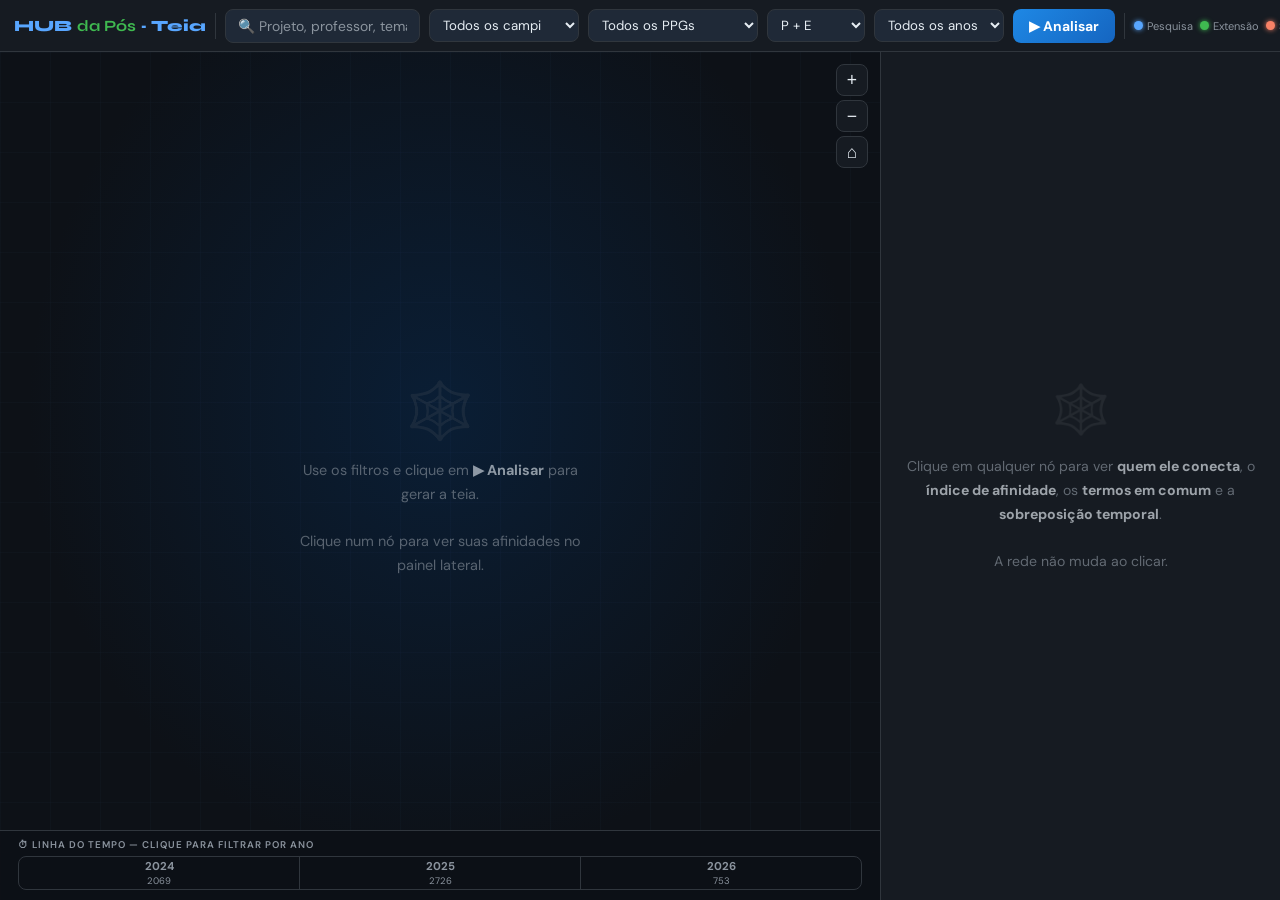
<file: teia_congregacoes.html>
<!DOCTYPE html>
<html lang="pt-BR">
<head>
<meta charset="UTF-8">
<meta name="viewport" content="width=device-width,initial-scale=1.0">
<title>Teia de Congregações — HUB da Pós UNEMAT</title>
<link href="https://fonts.googleapis.com/css2?family=DM+Sans:ital,wght@0,400;0,600;0,700;1,400&family=Syne:wght@700;800&display=swap" rel="stylesheet">
<style>
:root{--bg:#0d1117;--s1:#161b22;--s2:#1f2937;--bd:#30363d;
  --bl:#58a6ff;--gn:#3fb950;--or:#f78166;--tl:#39d0c2;--yl:#e3b341;--pu:#bc8cff;
  --tx:#e6edf3;--mt:#8b949e}
*{margin:0;padding:0;box-sizing:border-box}
html,body{height:100%;overflow:hidden;background:var(--bg);color:var(--tx);font-family:'DM Sans',sans-serif}
.bar{height:52px;background:var(--s1);border-bottom:1.5px solid var(--bd);
  padding:0 14px;display:flex;align-items:center;gap:9px;flex-shrink:0;z-index:200}
.logo{font-family:'Syne',sans-serif;font-size:.98em;font-weight:800;color:var(--bl);white-space:nowrap;flex-shrink:0}
.logo b{color:var(--gn)}
.sep{width:1px;height:26px;background:var(--bd);flex-shrink:0}
.kw{flex:1;max-width:300px;background:var(--s2);border:1.5px solid var(--bd);border-radius:8px;
  padding:7px 12px;color:var(--tx);font-size:.87em;outline:none;font-family:'DM Sans',sans-serif}
.kw:focus{border-color:var(--bl)}
.kw::placeholder{color:var(--mt)}
.fsel{background:var(--s2);border:1.5px solid var(--bd);border-radius:8px;padding:6px 9px;
  color:var(--tx);font-size:.83em;outline:none;cursor:pointer;font-family:'DM Sans',sans-serif}
.fsel:focus{border-color:var(--bl)}
.run{padding:8px 16px;background:linear-gradient(135deg,#1e88e5,#1565c0);color:#fff;
  border:none;border-radius:8px;font-size:.87em;font-weight:700;cursor:pointer;
  white-space:nowrap;font-family:'DM Sans',sans-serif;transition:all .15s}
.run:hover{transform:translateY(-1px);box-shadow:0 4px 14px rgba(88,166,255,.35)}
.run:disabled{opacity:.5;cursor:not-allowed;transform:none}
.leg{display:flex;gap:7px;align-items:center;margin-left:auto;flex-wrap:nowrap}
.li{display:flex;align-items:center;gap:4px;font-size:.69em;color:var(--mt);white-space:nowrap}
.ld{width:9px;height:9px;border-radius:50%}
.ll{width:18px;height:3px;border-radius:2px}
.layout{display:flex;height:calc(100vh - 52px)}
.cvw{flex:1;position:relative;overflow:hidden;
  background:radial-gradient(ellipse at 50% 42%,#0a1e35 0%,#0d1117 66%)}
.cvw::before{content:'';position:absolute;inset:0;pointer-events:none;
  background-image:linear-gradient(rgba(88,166,255,.022) 1px,transparent 1px),
    linear-gradient(90deg,rgba(88,166,255,.022) 1px,transparent 1px);
  background-size:50px 50px}
canvas{display:block}
.zc{position:absolute;right:12px;top:12px;display:flex;flex-direction:column;gap:4px;z-index:10}
.zb{width:32px;height:32px;background:var(--s1);border:1px solid var(--bd);border-radius:8px;
  color:var(--tx);font-size:1.1em;cursor:pointer;display:flex;align-items:center;
  justify-content:center;transition:all .15s}
.zb:hover{background:var(--s2);border-color:var(--bl);color:var(--bl)}
.emsg{position:absolute;inset:0;display:flex;flex-direction:column;align-items:center;
  justify-content:center;pointer-events:none;gap:12px}
.emsg-ico{font-size:3.5em;opacity:.18}
.emsg-txt{font-size:.9em;color:var(--mt);text-align:center;opacity:.6;max-width:300px;line-height:1.65}
.emsg-txt strong{color:var(--tx)}
#loading{position:absolute;inset:0;background:rgba(13,17,23,.86);display:none;
  align-items:center;justify-content:center;flex-direction:column;gap:14px;z-index:50;backdrop-filter:blur(4px)}
#loading.on{display:flex}
.spin{width:38px;height:38px;border:3px solid var(--bd);border-top-color:var(--bl);
  border-radius:50%;animation:sp .8s linear infinite}
@keyframes sp{to{transform:rotate(360deg)}}
.ltxt{font-size:.87em;color:var(--mt);font-weight:600}
.tl{position:absolute;bottom:0;left:0;right:0;background:rgba(13,17,23,.93);
  border-top:1px solid var(--bd);padding:7px 18px 10px;backdrop-filter:blur(12px)}
.tl-lbl{font-size:.61em;font-weight:600;color:var(--mt);text-transform:uppercase;letter-spacing:1px;margin-bottom:5px}
.tl-lanes{display:flex;height:34px;border:1px solid var(--bd);border-radius:8px;overflow:hidden}
.tl-lane{flex:1;display:flex;flex-direction:column;align-items:center;justify-content:center;
  cursor:pointer;transition:background .15s;border-right:1px solid var(--bd);gap:1px}
.tl-lane:last-child{border-right:none}
.tl-lane:hover{background:rgba(88,166,255,.09)}
.tl-lane.on{background:rgba(88,166,255,.18)}
.tl-yr{font-size:.71em;font-weight:700;color:var(--mt)}
.tl-lane.on .tl-yr,.tl-lane.on .tl-cn{color:var(--bl)}
.tl-cn{font-size:.59em;color:var(--mt)}
#tip{position:fixed;background:rgba(22,27,34,.97);border:1px solid var(--bd);
  border-radius:10px;padding:10px 14px;font-size:.81em;pointer-events:none;z-index:900;
  max-width:300px;display:none;box-shadow:0 8px 32px rgba(0,0,0,.6);line-height:1.5}
.t1{font-weight:700;color:var(--tx);margin-bottom:4px}
.t2{color:var(--mt);font-size:.9em}
.t3{color:var(--yl);font-size:.85em;margin-top:3px}

/* ── SIDE PANEL ── */
.sp{width:400px;flex-shrink:0;background:var(--s1);border-left:1.5px solid var(--bd);
  display:flex;flex-direction:column;overflow:hidden}
.sp-idle{flex:1;display:flex;flex-direction:column;align-items:center;justify-content:center;
  padding:28px 22px;text-align:center;gap:14px;color:var(--mt)}
.sp-idle-ico{font-size:3em;opacity:.2}
.sp-idle p{font-size:.88em;line-height:1.7;opacity:.65}
.sp-idle p strong{color:var(--tx)}
.sp-det{display:none;flex-direction:column;height:100%;overflow:hidden}
.sp-det.on{display:flex}

/* Selected header */
.sph{padding:15px 16px 12px;border-bottom:1.5px solid var(--bd);flex-shrink:0;
  background:linear-gradient(160deg,rgba(88,166,255,.07) 0%,transparent 100%)}
.sph-type{font-size:.69em;font-weight:700;text-transform:uppercase;letter-spacing:1.2px;margin-bottom:6px}
.sph-title{font-family:'Syne',sans-serif;font-size:1.02em;font-weight:700;line-height:1.4;
  margin-bottom:10px;color:var(--tx)}
.tags{display:flex;flex-wrap:wrap;gap:4px}
.tag{border-radius:7px;padding:4px 10px;font-size:.75em;font-weight:600;border:1px solid;white-space:nowrap}
.tag.cp{background:rgba(88,166,255,.1);border-color:rgba(88,166,255,.35);color:var(--bl)}
.tag.yr{background:rgba(227,179,65,.1);border-color:rgba(227,179,65,.35);color:var(--yl)}
.tag.ar{background:rgba(188,140,255,.1);border-color:rgba(188,140,255,.35);color:var(--pu)}
.tag.pg{background:rgba(63,185,80,.1);border-color:rgba(63,185,80,.35);color:var(--gn)}
.tag.pr{background:rgba(139,148,158,.1);border-color:rgba(139,148,158,.3);color:var(--mt)}

/* Toolbars */
.tb{padding:8px 13px;border-bottom:1px solid var(--bd);flex-shrink:0;
  display:flex;align-items:center;gap:7px;flex-wrap:wrap}
.tb-lbl{font-size:.77em;font-weight:600;color:var(--mt)}
.afbg{display:flex;gap:4px}
.afb{padding:5px 10px;border-radius:20px;font-size:.73em;font-weight:700;
  cursor:pointer;border:1px solid var(--bd);background:transparent;
  color:var(--mt);font-family:'DM Sans',sans-serif;transition:all .15s}
.afb.on{background:var(--bl);border-color:var(--bl);color:#fff}
.afb:hover:not(.on){border-color:var(--bl);color:var(--bl)}
.xbtn{padding:5px 11px;border-radius:20px;font-size:.73em;font-weight:700;
  cursor:pointer;border:1px solid;font-family:'DM Sans',sans-serif;transition:all .15s}
.xbtn.t{background:rgba(63,185,80,.12);border-color:rgba(63,185,80,.4);color:var(--gn)}
.xbtn.t:hover{background:var(--gn);color:#fff}
.xbtn.c{background:rgba(88,166,255,.1);border-color:rgba(88,166,255,.35);color:var(--bl)}
.xbtn.c:hover{background:var(--bl);color:#fff}
.xbtn.m{background:rgba(188,140,255,.1);border-color:rgba(188,140,255,.35);color:var(--pu);margin-left:auto}
.xbtn.m:hover{background:var(--pu);color:#fff}

/* Affinity list */
.afl{flex:1;overflow-y:auto;padding:10px 12px 18px}
.afl::-webkit-scrollbar{width:4px}
.afl::-webkit-scrollbar-thumb{background:var(--bd);border-radius:2px}
.afi{background:var(--s2);border:1px solid var(--bd);border-radius:12px;
  padding:14px 15px;margin-bottom:10px;cursor:pointer;
  transition:border-color .15s,transform .15s,box-shadow .15s;position:relative;overflow:hidden}
.afi::before{content:'';position:absolute;top:0;left:0;bottom:0;width:3px;border-radius:3px 0 0 3px}
.afi.P::before{background:var(--bl)}
.afi.E::before{background:var(--gn)}
.afi:hover{border-color:var(--bl);transform:translateX(3px);box-shadow:0 3px 18px rgba(88,166,255,.18)}

/* Score */
.sc-row{display:flex;align-items:center;gap:12px;margin-bottom:8px}
.sc-pct{font-family:'Syne',sans-serif;font-size:2.2em;font-weight:800;min-width:62px;line-height:1;letter-spacing:-.5px}
.sc-right{flex:1}
.sc-bar{height:7px;background:rgba(255,255,255,.08);border-radius:4px;overflow:hidden;margin-bottom:4px}
.sc-fill{height:7px;border-radius:4px}
.sc-meta{display:flex;justify-content:space-between;align-items:center}
.sc-stars{font-size:.9em;letter-spacing:2px}
.sc-lbl{font-size:.71em;color:var(--mt);font-weight:600}

/* Time */
.tm-row{display:flex;align-items:center;gap:7px;margin-bottom:8px}
.tm-dot{width:8px;height:8px;border-radius:50%;flex-shrink:0}
.tm-yr{font-size:.79em;color:var(--mt);font-weight:700}
.tm-b{font-size:.7em;padding:3px 8px;border-radius:10px;font-weight:700}
.tm-ok{background:rgba(63,185,80,.15);color:var(--gn)}
.tm-near{background:rgba(227,179,65,.13);color:var(--yl)}
.tm-far{background:rgba(139,148,158,.1);color:var(--mt)}

/* Terms */
.tr-row{display:flex;flex-wrap:wrap;gap:4px;margin-bottom:8px;align-items:center}
.tr-lbl{font-size:.68em;color:var(--mt);font-weight:600}
.tr-c{border-radius:20px;padding:3px 9px;font-size:.71em;font-weight:700;border:1px solid}
.tr-h{background:rgba(247,129,102,.12);border-color:rgba(247,129,102,.4);color:var(--or)}
.tr-w{background:rgba(57,208,194,.1);border-color:rgba(57,208,194,.3);color:var(--tl)}

/* Why */
.why{background:rgba(255,255,255,.034);border-radius:8px;padding:8px 11px;
  font-size:.79em;color:var(--mt);line-height:1.6;margin-bottom:8px}
.why strong{color:var(--tx);font-weight:700}

.afi-title{font-size:.9em;font-weight:700;color:var(--tx);line-height:1.45;margin-bottom:7px}
.afi-tags{display:flex;flex-wrap:wrap;gap:4px}

/* Method modal */
.mov{position:fixed;inset:0;background:rgba(0,0,0,.75);z-index:1000;
  display:none;align-items:center;justify-content:center;backdrop-filter:blur(5px)}
.mov.on{display:flex}
.mbox{background:var(--s1);border:1px solid var(--bd);border-radius:14px;
  max-width:640px;width:95vw;max-height:88vh;overflow-y:auto;padding:26px;
  box-shadow:0 24px 80px rgba(0,0,0,.8)}
.mhdr{display:flex;justify-content:space-between;align-items:center;margin-bottom:16px}
.mttl{font-family:'Syne',sans-serif;font-size:1.08em;font-weight:800;color:var(--bl)}
.mx{background:none;border:none;color:var(--mt);font-size:1.3em;cursor:pointer;padding:0 4px}
.mx:hover{color:#ef4444}
.mstep{background:var(--s2);border-radius:10px;padding:13px;margin-bottom:9px;border-left:3px solid var(--bl)}
.mstep-t{font-size:.88em;font-weight:700;color:var(--tx);margin-bottom:4px}
.mstep p{font-size:.82em;color:var(--mt);line-height:1.65}
.mbtn{margin-top:14px;padding:8px 20px;background:var(--bl);color:#fff;border:none;
  border-radius:8px;font-family:'DM Sans',sans-serif;font-size:.87em;font-weight:700;cursor:pointer}

@media(max-width:900px){.sp{display:none}}
</style>
</head>
<body>

<div class="bar">
  <div class="logo">HUB <b>da Pós</b> · Teia</div>
  <div class="sep"></div>
  <input class="kw" id="kwinp" placeholder="🔍 Projeto, professor, tema..." autocomplete="off">
  <select class="fsel" id="f-cp"><option value="">Todos os campi</option></select>
  <select class="fsel" id="f-pg" style="max-width:185px"><option value="">Todos os PPGs</option></select>
  <select class="fsel" id="f-tp"><option value="">P + E</option><option value="P">Pesquisa</option><option value="E">Extensão</option></select>
  <select class="fsel" id="f-an"><option value="">Todos os anos</option></select>
  <button class="run" id="run-btn" onclick="runSearch()">▶ Analisar</button>
  <div class="sep"></div>
  <div class="leg">
    <div class="li"><div class="ld" style="background:#58a6ff;box-shadow:0 0 5px #58a6ff"></div>Pesquisa</div>
    <div class="li"><div class="ld" style="background:#3fb950;box-shadow:0 0 5px #3fb950"></div>Extensão</div>
    <div class="li"><div class="ld" style="background:#f78166;box-shadow:0 0 5px #f78166"></div>Sel.</div>
    <div class="li"><div class="ld" style="background:#e3b341;box-shadow:0 0 5px #e3b341"></div>Afim</div>
    <div class="sep" style="margin:0 2px"></div>
    <div class="li"><div class="ll" style="background:#3fb950;box-shadow:0 0 4px #3fb950"></div>≥60%</div>
    <div class="li"><div class="ll" style="background:#e3b341;box-shadow:0 0 4px #e3b341"></div>≥40%</div>
    <div class="li"><div class="ll" style="background:#f78166"></div>≥25%</div>
    <div class="li"><div class="ll" style="background:#bc8cff"></div>&lt;25%</div>
  </div>
</div>

<div class="layout">
  <div class="cvw" id="cvw">
    <canvas id="cv"></canvas>
    <div class="zc">
      <button class="zb" onclick="doZoom(1.3)">+</button>
      <button class="zb" onclick="doZoom(0.77)">−</button>
      <button class="zb" onclick="resetView()">⌂</button>
    </div>
    <div class="emsg" id="emsg">
      <div class="emsg-ico">🕸️</div>
      <div class="emsg-txt">Use os filtros e clique em <strong>▶ Analisar</strong> para gerar a teia.<br><br>Clique num nó para ver suas afinidades no painel lateral.</div>
    </div>
    <div id="loading">
      <div class="spin"></div>
      <div class="ltxt" id="ltxt">Filtrando projetos...</div>
    </div>
    <div class="tl">
      <div class="tl-lbl">⏱ Linha do tempo — clique para filtrar por ano</div>
      <div class="tl-lanes" id="tl-lanes"></div>
    </div>
  </div>

  <div class="sp">
    <div class="sp-idle" id="sp-idle">
      <div class="sp-idle-ico">🕸️</div>
      <p>Clique em qualquer nó para ver <strong>quem ele conecta</strong>, o <strong>índice de afinidade</strong>, os <strong>termos em comum</strong> e a <strong>sobreposição temporal</strong>.<br><br>A rede não muda ao clicar.</p>
    </div>
    <div class="sp-det" id="sp-det">
      <div class="sph" id="sph"></div>
      <div class="tb">
        <span class="tb-lbl" id="tb-lbl"></span>
        <div class="afbg">
          <button class="afb on" onclick="setAF('all')">Todos</button>
          <button class="afb" onclick="setAF('P')">🔍 Pesq</button>
          <button class="afb" onclick="setAF('E')">🌐 Ext</button>
        </div>
      </div>
      <div class="tb">
        <button class="xbtn t" onclick="exportTXT()">📄 TXT</button>
        <button class="xbtn c" onclick="exportCSV()">📊 CSV</button>
        <button class="xbtn m" onclick="openMet()">📐 Método</button>
      </div>
      <div class="afl" id="afl"></div>
    </div>
  </div>
</div>

<div id="tip"><div class="t1" id="t1"></div><div class="t2" id="t2"></div><div class="t3" id="t3"></div></div>

<div class="mov" id="met-modal">
  <div class="mbox">
    <div class="mhdr"><div class="mttl">📐 Metodologia — Índice de Afinidade</div>
      <button class="mx" onclick="closeMet()">✕</button></div>
    <div class="mstep"><div class="mstep-t">1. Representação TF-IDF</div>
      <p>Cada projeto é vetorizado com TF-IDF (Term Frequency–Inverse Document Frequency). O título recebe peso duplo e a área/tema peso simples. Termos com menos de 4 caracteres e stop-words do português são removidos.</p></div>
    <div class="mstep"><div class="mstep-t">2. Índice de Afinidade (0–100%)</div>
      <p>Similaridade de cosseno entre os vetores TF-IDF dos dois projetos, multiplicada por 100. Mede o ângulo entre vetores no espaço de termos — 100% = projetos idênticos, 0% = sem vocabulário em comum.</p></div>
    <div class="mstep" style="border-left-color:#e3b341"><div class="mstep-t">3. Escala de Cores das Ligações</div>
      <p>🟢 ≥60% Alta integração — vocabulário muito próximo, eixo temático claro<br>
         🟡 40–59% Boa integração — conceitos sobrepostos, programa viável<br>
         🟠 25–39% Complementar — áreas distintas com articulação possível<br>
         🟣 &lt;25% Emergente — conexão fraca, requer validação do colegiado</p></div>
    <div class="mstep" style="border-left-color:#bc8cff"><div class="mstep-t">4. Termos em Comum</div>
      <p>Para cada par de projetos, identifica os termos onde ambos têm peso TF-IDF positivo. Os termos são ranqueados pelo mínimo entre os dois pesos — os mais altos descrevem melhor a interseção temática.</p></div>
    <div class="mstep" style="border-left-color:#3fb950"><div class="mstep-t">5. Sobreposição Temporal</div>
      <p>Projetos do mesmo ano têm alta chance de congregação imediata. Anos consecutivos indicam possibilidade de extensão do programa. A diferença temporal é considerada na viabilidade da integração.</p></div>
    <div class="mstep" style="border-left-color:#f78166"><div class="mstep-t">6. Limitações</div>
      <p>A análise é baseada exclusivamente em títulos e áreas cadastradas no SIGAA. Projetos com títulos pouco descritivos podem ter índice baixo mesmo sendo temáticamente próximos. A decisão final de congregação é sempre do colegiado.</p></div>
    <button class="mbtn" onclick="closeMet()">Fechar</button>
  </div>
</div>

<script src="teia_data.js"></script>
<script>
var cv=document.getElementById('cv');
var ctx=cv.getContext('2d');
var W=0,H=0,DPR=window.devicePixelRatio||1;
var tx=0,ty=0,sc=1,dragging=false,dragStart={x:0,y:0},dragDist=0;
var nodes=[],edges=[],selIdx=null,hovIdx=null,afFilter='all',yearF='';
var simStep=0,animId=0;
window._si=undefined;

function resize(){
  var w=document.getElementById('cvw'),tl=w.querySelector('.tl');
  W=w.clientWidth;H=w.clientHeight-(tl?tl.offsetHeight:68);
  cv.style.width=w.clientWidth+'px';cv.style.height=w.clientHeight+'px';
  cv.width=w.clientWidth*DPR;cv.height=w.clientHeight*DPR;
  ctx.setTransform(DPR,0,0,DPR,0,0);redraw();
}
window.addEventListener('resize',resize);

function init(){
  var camps={},ppgs={},anos={};
  PROJ.forEach(function(p){
    if(p[5]&&p[5]!='N/I'&&p[5]!='Outros')camps[p[5]]=1;
    (p[6]||[]).forEach(function(sg){ppgs[sg]=1;});
    if(p[3])anos[p[3]]=1;
  });
  ao('f-cp',Object.keys(camps).sort());
  Object.keys(ppgs).sort().forEach(function(pg){
    var o=document.createElement('option');o.value=pg;o.textContent=pg;
    document.getElementById('f-pg').appendChild(o);
  });
  ao('f-an',Object.keys(anos).sort());
  buildTL(Object.keys(anos).sort());
  resize();
}
function ao(id,arr){arr.forEach(function(v){var o=document.createElement('option');o.value=v;o.textContent=v;document.getElementById(id).appendChild(o);});}

function buildTL(anos){
  var el=document.getElementById('tl-lanes');
  el.innerHTML=anos.map(function(y){
    var cnt=PROJ.filter(function(p){return p[3]===y;}).length;
    return '<div class="tl-lane" id="tly'+y+'" onclick="toggleY(\''+y+'\')">'
      +'<span class="tl-yr">'+y+'</span><span class="tl-cn">'+cnt+'</span></div>';
  }).join('');
}
function toggleY(y){
  yearF=yearF===y?'':y;
  document.querySelectorAll('.tl-lane').forEach(function(l){l.classList.remove('on');});
  if(yearF){var e=document.getElementById('tly'+yearF);if(e)e.classList.add('on');}
}

function runSearch(){
  var btn=document.getElementById('run-btn');
  btn.disabled=true;btn.textContent='⏳...';
  document.getElementById('ltxt').textContent='Filtrando projetos...';
  document.getElementById('loading').classList.add('on');
  setTimeout(function(){
    try{_run();}
    catch(e){console.error(e);document.getElementById('loading').classList.remove('on');btn.disabled=false;btn.textContent='▶ Analisar';}
  },50);
}
function _run(){
  var kw=document.getElementById('kwinp').value.trim().toLowerCase();
  var fc=document.getElementById('f-cp').value;
  var fp=document.getElementById('f-pg').value;
  var ft=document.getElementById('f-tp').value;
  var fa=document.getElementById('f-an').value;
  var idxs=PROJ.map(function(_,i){return i;}).filter(function(i){
    var p=PROJ[i];
    if(fc&&p[5]!==fc)return false;
    if(fp&&!(p[6]||[]).includes(fp))return false;
    if(ft&&p[0]!==ft)return false;
    if(fa&&p[3]!==fa)return false;
    if(yearF&&p[3]!==yearF)return false;
    return true;
  });
  if(kw.length>=2){
    var toks=kw.split(' ').filter(function(t){return t.length>=2;});
    var sc2=idxs.map(function(i){
      var p=PROJ[i],h=(p[1]+' '+p[2]+' '+p[4]).toLowerCase(),s=0;
      toks.forEach(function(t){var pos=-1,cnt=0;while((pos=h.indexOf(t,pos+1))>=0)cnt++;s+=cnt;});
      return[s,i];
    }).filter(function(x){return x[0]>0;});
    sc2.sort(function(a,b){return b[0]-a[0];});
    idxs=sc2.map(function(x){return x[1];});
  } else {
    idxs.sort(function(a,b){return(ADJ[b]||ADJ[String(b)]||[]).length-(ADJ[a]||ADJ[String(a)]||[]).length;});
  }
  idxs=idxs.slice(0,55);
  document.getElementById('ltxt').textContent='Posicionando '+idxs.length+' nós...';
  setTimeout(function(){
    buildNet(idxs);
    document.getElementById('loading').classList.remove('on');
    var btn=document.getElementById('run-btn');btn.disabled=false;btn.textContent='▶ Analisar';
  },40);
}

function getAdj(i){return ADJ[i]||ADJ[String(i)]||[];}

function buildNet(idxs){
  document.getElementById('emsg').style.display=idxs.length?'none':'flex';
  if(!idxs.length){nodes=[];edges=[];selIdx=null;closePanel();redraw();return;}
  var idxSet=new Set(idxs),cx=W/2,cy=H/2;
  nodes=idxs.map(function(i,k){
    var ring=Math.floor(k/8),pos=k-ring*8,cnt=Math.min(8,idxs.length-ring*8);
    var angle=(pos/cnt)*Math.PI*2-Math.PI/2;
    var r=130+ring*105+(Math.random()-.5)*18;
    var p=PROJ[i],adj=getAdj(i).filter(function(x){return idxSet.has(x[1]);}).length;
    return{i:i,x:cx+Math.cos(angle)*r,y:cy+Math.sin(angle)*r,vx:0,vy:0,r:Math.max(10,10+adj*2),tipo:p[0],year:p[3]};
  });
  var seen=new Set();edges=[];
  idxs.forEach(function(i){
    getAdj(i).forEach(function(item){
      var sim=item[0],j=item[1];
      if(idxSet.has(j)&&sim>=0.15){
        var key=Math.min(i,j)+'-'+Math.max(i,j);
        if(!seen.has(key)){seen.add(key);edges.push({from:i,to:j,sim:sim,terms:item[2]||''});}
      }
    });
  });
  selIdx=null;closePanel();tx=0;ty=0;sc=1;simStep=0;
  cancelAnimationFrame(animId);animate();
}

function simulate(){
  if(simStep>200)return;simStep++;
  var cx=W/2,cy=H/2,nm={};nodes.forEach(function(n){nm[n.i]=n;});
  nodes.forEach(function(n){n.vx=0;n.vy=0;});
  for(var a=0;a<nodes.length;a++){
    for(var b=a+1;b<nodes.length;b++){
      var na=nodes[a],nb=nodes[b],dx=na.x-nb.x,dy=na.y-nb.y,d=Math.sqrt(dx*dx+dy*dy)||.01;
      var min=(na.r+nb.r)*3;
      if(d<min){var f=(min-d)/d*.55;na.vx+=dx*f;na.vy+=dy*f;nb.vx-=dx*f;nb.vy-=dy*f;}
    }
  }
  edges.forEach(function(e){
    var na=nm[e.from],nb=nm[e.to];if(!na||!nb)return;
    var dx=nb.x-na.x,dy=nb.y-na.y,d=Math.sqrt(dx*dx+dy*dy)||.01;
    var ideal=95+85*(1-e.sim),f=(d-ideal)/d*0.04*e.sim;
    na.vx+=dx*f;na.vy+=dy*f;nb.vx-=dx*f;nb.vy-=dy*f;
  });
  nodes.forEach(function(n){n.vx+=(cx-n.x)*.012;n.vy+=(cy-n.y)*.012;});
  nodes.forEach(function(n){
    n.x=Math.max(n.r+10,Math.min(W-n.r-10,n.x+n.vx*.73));
    n.y=Math.max(n.r+10,Math.min(H-n.r-10,n.y+n.vy*.73));
  });
}
function animate(){simulate();redraw();if(simStep<200)animId=requestAnimationFrame(animate);else redraw();}

function ec(sim,sel){
  if(sel){if(sim>=.6)return[63,185,80];if(sim>=.4)return[227,179,65];if(sim>=.25)return[247,129,102];return[188,140,255];}
  if(sim>=.55)return[63,185,80];if(sim>=.35)return[88,166,255];return[57,208,194];
}

function redraw(){
  ctx.clearRect(0,0,cv.width/DPR,cv.height/DPR);
  if(!nodes.length)return;
  ctx.save();ctx.translate(tx,ty);ctx.scale(sc,sc);
  var nm={};nodes.forEach(function(n){nm[n.i]=n;});
  var nbrs=new Set();
  if(selIdx!==null)getAdj(selIdx).forEach(function(x){nbrs.add(x[1]);});

  edges.forEach(function(e){
    var na=nm[e.from],nb=nm[e.to];if(!na||!nb)return;
    var isSel=e.from===selIdx||e.to===selIdx;
    var conn=selIdx===null||isSel||nbrs.has(e.from)||nbrs.has(e.to);
    if(!conn)return;
    var c=ec(e.sim,isSel),al=isSel?.28+e.sim*.62:.06+e.sim*.3;
    ctx.save();
    ctx.beginPath();ctx.moveTo(na.x,na.y);ctx.lineTo(nb.x,nb.y);
    ctx.strokeStyle='rgba('+c[0]+','+c[1]+','+c[2]+','+al+')';
    ctx.lineWidth=isSel?2+e.sim*3.5:.7+e.sim*1.5;
    if(isSel&&e.sim>=.4){ctx.shadowBlur=7;ctx.shadowColor='rgba('+c[0]+','+c[1]+','+c[2]+',.5)';}
    ctx.stroke();ctx.shadowBlur=0;
    if(isSel&&e.sim>=.15){
      var mx=(na.x+nb.x)/2,my=(na.y+nb.y)/2,pct=Math.round(e.sim*100)+'%';
      ctx.font='bold 11px DM Sans';ctx.textAlign='center';ctx.textBaseline='middle';
      ctx.strokeStyle='rgba(13,17,23,.9)';ctx.lineWidth=3.5;ctx.strokeText(pct,mx,my);
      ctx.fillStyle='rgba('+c[0]+','+c[1]+','+c[2]+',.95)';ctx.fillText(pct,mx,my);
    }
    ctx.restore();
  });

  nodes.forEach(function(n){
    var p=PROJ[n.i],isSel=n.i===selIdx,isNbr=nbrs.has(n.i),isHov=n.i===hovIdx;
    var dim=selIdx!==null&&!isSel&&!isNbr;
    var col=isSel?'#f78166':isNbr?'#e3b341':p[0]==='P'?'#58a6ff':'#3fb950';
    var rgb=isSel?'247,129,102':isNbr?'227,179,65':p[0]==='P'?'88,166,255':'63,185,80';
    var r=n.r*(isSel?1.4:isNbr?1.15:isHov?1.18:1);
    ctx.save();ctx.globalAlpha=dim?.22:1;
    if(!dim&&(isSel||isNbr||isHov)){
      var gr=ctx.createRadialGradient(n.x,n.y,r*.3,n.x,n.y,r*3);
      gr.addColorStop(0,'rgba('+rgb+',.38)');gr.addColorStop(1,'transparent');
      ctx.beginPath();ctx.arc(n.x,n.y,r*3,0,Math.PI*2);ctx.fillStyle=gr;ctx.fill();
    }
    ctx.beginPath();ctx.arc(n.x,n.y,r,0,Math.PI*2);ctx.fillStyle=col;ctx.fill();
    if(isSel){
      ctx.beginPath();ctx.arc(n.x,n.y,r+5,0,Math.PI*2);
      ctx.strokeStyle=col;ctx.lineWidth=1.5;ctx.globalAlpha=.3;ctx.stroke();ctx.globalAlpha=1;
    }
    if(p[3]){
      var yc={'2024':'#e3b341','2025':'#39d0c2','2026':'#bc8cff'}[p[3]]||'#8b949e';
      ctx.beginPath();ctx.arc(n.x+r*.68,n.y-r*.68,Math.max(3.5,r*.26),0,Math.PI*2);
      ctx.fillStyle=yc;ctx.fill();
    }
    var title=p[1]||'?',mc=isSel?28:isNbr?22:r>14?18:14;
    var lbl=title.length>mc?title.slice(0,mc-1)+'…':title;
    var fsz=isSel?13:isNbr?11:Math.max(9.5,r*.88);
    ctx.font=(isSel||isNbr?'600 ':'400 ')+fsz+'px DM Sans';
    ctx.textAlign='center';ctx.textBaseline='top';
    var lx=n.x,ly=n.y+r+5;
    ctx.strokeStyle='rgba(13,17,23,.88)';ctx.lineWidth=3.5;ctx.strokeText(lbl,lx,ly);
    ctx.fillStyle=isSel?'#fff':isNbr?'rgba(230,237,243,.95)':'rgba(230,237,243,.8)';
    ctx.fillText(lbl,lx,ly);
    if((isSel||isNbr)&&p[4]){
      var pf=p[4].charAt(0)+p[4].slice(1).toLowerCase();
      ctx.font='italic 9.5px DM Sans';
      ctx.strokeStyle='rgba(13,17,23,.8)';ctx.lineWidth=2.5;ctx.strokeText(pf,lx,ly+fsz+2);
      ctx.fillStyle='rgba(139,148,158,.8)';ctx.fillText(pf,lx,ly+fsz+2);
    }
    ctx.restore();
  });
  ctx.restore();
}

function doZoom(f){var ns=Math.max(.2,Math.min(6,sc*f)),r=ns/sc;tx=W/2-(W/2-tx)*r;ty=H/2-(H/2-ty)*r;sc=ns;redraw();}
function resetView(){tx=0;ty=0;sc=1;redraw();}
cv.addEventListener('wheel',function(e){
  e.preventDefault();
  var rect=cv.getBoundingClientRect(),mx=e.clientX-rect.left,my=e.clientY-rect.top;
  var f=e.deltaY>0?.87:1.15,ns=Math.max(.2,Math.min(6,sc*f)),r=ns/sc;
  tx=mx-(mx-tx)*r;ty=my-(my-ty)*r;sc=ns;redraw();
},{passive:false});
cv.addEventListener('mousedown',function(e){dragging=true;dragDist=0;dragStart={x:e.clientX-tx,y:e.clientY-ty};cv.style.cursor='grabbing';});
window.addEventListener('mousemove',function(e){
  if(dragging){var nx=e.clientX-dragStart.x,ny=e.clientY-dragStart.y;dragDist+=Math.abs(nx-tx)+Math.abs(ny-ty);tx=nx;ty=ny;redraw();}
});
window.addEventListener('mouseup',function(){dragging=false;cv.style.cursor='default';});

function gn(ex,ey){
  var rect=cv.getBoundingClientRect(),x=(ex-rect.left-tx)/sc,y=(ey-rect.top-ty)/sc;
  for(var k=nodes.length-1;k>=0;k--){var n=nodes[k];if((x-n.x)**2+(y-n.y)**2<=(n.r+6)**2)return n;}
  return null;
}
cv.addEventListener('mousemove',function(e){
  var n=gn(e.clientX,e.clientY);hovIdx=n?n.i:null;
  var tip=document.getElementById('tip');
  if(n&&!dragging){
    var p=PROJ[n.i];cv.style.cursor='pointer';
    document.getElementById('t1').textContent=p[1]||'Sem título';
    document.getElementById('t2').textContent=(p[0]==='P'?'🔍 Pesquisa':'🌐 Extensão')+' · '+(p[5]||'?')+' · '+(p[3]||'')+(p[2]?' · '+p[2]:'');
    document.getElementById('t3').textContent='🔗 '+getAdj(n.i).length+' afinidade(s)'+(p[4]?' · 👤 '+p[4].charAt(0)+p[4].slice(1).toLowerCase():'');
    tip.style.left=(e.clientX+15)+'px';tip.style.top=(e.clientY-8)+'px';tip.style.display='block';
  }else{if(!dragging)cv.style.cursor='default';tip.style.display='none';}
  if(simStep>=200)redraw();
});
cv.addEventListener('mouseleave',function(){hovIdx=null;document.getElementById('tip').style.display='none';if(simStep>=200)redraw();});

cv.addEventListener('click',function(e){
  if(dragDist>5)return;
  var n=gn(e.clientX,e.clientY);
  selIdx=n?(n.i===selIdx?null:n.i):null;
  if(selIdx!==null)showPanel(selIdx);else closePanel();
  redraw();
});

function showPanel(i){
  var p=PROJ[i];
  document.getElementById('sp-idle').style.display='none';
  document.getElementById('sp-det').classList.add('on');
  var tc=p[0]==='P'?'var(--bl)':'var(--gn)';
  document.getElementById('sph').innerHTML=
    '<div class="sph-type" style="color:'+tc+'">'+(p[0]==='P'?'🔍 Pesquisa':'🌐 Extensão')+'</div>'
    +'<div class="sph-title">'+(p[1]||'Sem título')+'</div>'
    +'<div class="tags">'
    +(p[5]?'<span class="tag cp">📍 '+p[5]+'</span>':'')
    +(p[3]?'<span class="tag yr">📅 '+p[3]+'</span>':'')
    +(p[2]?'<span class="tag ar">🏷️ '+p[2]+'</span>':'')
    +(p[4]?'<span class="tag pr">👤 '+p[4].charAt(0)+p[4].slice(1).toLowerCase()+'</span>':'')
    +(p[6]||[]).map(function(sg){return'<span class="tag pg">'+sg+'</span>';}).join('')
    +'</div>';
  var pairs=getAdj(i);
  document.getElementById('tb-lbl').textContent=pairs.length+' projeto(s) com afinidade';
  window._si=i;afFilter='all';
  document.querySelectorAll('.afb').forEach(function(b,k){b.classList.toggle('on',k===0);});
  renderPanel(i);
}
function closePanel(){
  document.getElementById('sp-idle').style.display='';
  document.getElementById('sp-det').classList.remove('on');
  window._si=undefined;
}
function setAF(f){
  afFilter=f;
  document.querySelectorAll('.afb').forEach(function(b){
    b.classList.toggle('on',(f==='all'&&b.textContent.startsWith('T'))||(f==='P'&&b.textContent.includes('Pesq'))||(f==='E'&&b.textContent.includes('Ext')));
  });
  if(window._si!==undefined)renderPanel(window._si);
}
function renderPanel(i){
  var p=PROJ[i];
  var pairs=getAdj(i).filter(function(x){return afFilter==='all'||PROJ[x[1]][0]===afFilter;});
  var list=document.getElementById('afl');
  if(!pairs.length){list.innerHTML='<div style="text-align:center;padding:28px;color:var(--mt);font-size:.9em">Nenhum projeto com afinidade para este filtro.</div>';return;}
  list.innerHTML=pairs.map(function(item){
    var sim=item[0],j=item[1],terms=item[2],q=PROJ[j];
    var pct=Math.round(sim*100),c=ec(sim,true),bc='rgb('+c[0]+','+c[1]+','+c[2]+')';
    var stars=pct>=60?'★★★':pct>=40?'★★':'★',slbl=pct>=60?'Alta':pct>=40?'Boa':pct>=25?'Complementar':'Emergente';
    var ta=typeof terms==='string'?terms.split(', ').filter(Boolean):(terms||[]);
    var sy=p[3],qy=q[3],same=sy&&qy&&sy===qy,diff=sy&&qy?Math.abs(parseInt(sy)-parseInt(qy)):null;
    var tmMsg=same?'Mesmo período — alta chance':diff===1?'Anos consecutivos':diff?diff+' ano(s)':'Desconhecido';
    var tmCls=same?'tm-ok':diff===1?'tm-near':'tm-far',tmDot=same?'#3fb950':diff===1?'#e3b341':'#8b949e';
    var why=[];
    if(p[2]===q[2])why.push('mesma área: <strong>'+p[2]+'</strong>');
    if(p[5]===q[5])why.push('mesmo campus: <strong>'+p[5]+'</strong>');
    var ppgi=(p[6]||[]).filter(function(sg){return(q[6]||[]).includes(sg);});
    if(ppgi.length)why.push('PPG: <strong>'+ppgi.join(', ')+'</strong>');
    if(ta.length)why.push('termos: <strong>'+ta.slice(0,3).join(', ')+'</strong>');
    return '<div class="afi '+q[0]+'" onclick="jumpTo('+j+')">'
      +'<div class="sc-row"><div class="sc-pct" style="color:'+bc+'">'+pct+'%</div>'
      +'<div class="sc-right"><div class="sc-bar"><div class="sc-fill" style="width:'+pct+'%;background:'+bc+'"></div></div>'
      +'<div class="sc-meta"><span class="sc-stars" style="color:'+bc+'">'+stars+'</span><span class="sc-lbl">'+slbl+'</span></div></div></div>'
      +'<div class="tm-row"><div class="tm-dot" style="background:'+tmDot+'"></div>'
      +'<span class="tm-yr">'+(qy||'?')+'</span><span class="tm-b '+tmCls+'">'+tmMsg+'</span></div>'
      +(ta.length?'<div class="tr-row"><span class="tr-lbl">🔑</span>'
        +ta.map(function(t,k){return'<span class="tr-c '+(k<2?'tr-h':'tr-w')+'">'+t+'</span>';}).join('')+'</div>':'')
      +(why.length?'<div class="why">Por que integrar: '+why.join(' · ')+'</div>':'')
      +'<div class="afi-title">'+(q[1]||'')+'</div>'
      +'<div class="afi-tags">'
      +'<span class="tag '+(q[0]==='P'?'cp':'pg')+'" style="font-size:.74em">'+(q[0]==='P'?'Pesquisa':'Extensão')+'</span>'
      +(q[5]?'<span class="tag cp" style="font-size:.74em">📍 '+q[5]+'</span>':'')
      +(q[4]?'<span class="tag pr" style="font-size:.74em">👤 '+q[4].charAt(0)+q[4].slice(1).toLowerCase()+'</span>':'')
      +(q[6]||[]).map(function(sg){return'<span class="tag pg" style="font-size:.74em">'+sg+'</span>';}).join('')
      +'</div></div>';
  }).join('');
}
function jumpTo(j){
  var n=nodes.find(function(nd){return nd.i===j;});
  if(n){selIdx=j;showPanel(j);redraw();}
  else{selIdx=null;closePanel();document.getElementById('kwinp').value=PROJ[j][1]||'';runSearch();
    setTimeout(function(){var f=nodes.find(function(nd){return nd.i===j;});if(f){selIdx=j;showPanel(j);redraw();}},600);}
}

function openMet(){document.getElementById('met-modal').classList.add('on');}
function closeMet(){document.getElementById('met-modal').classList.remove('on');}
document.getElementById('met-modal').addEventListener('click',function(e){if(e.target===this)closeMet();});

function exportTXT(){
  var i=window._si;if(i===undefined){alert('Selecione um projeto primeiro.');return;}
  var p=PROJ[i],pairs=getAdj(i).filter(function(x){return afFilter==='all'||PROJ[x[1]][0]===afFilter;});
  if(!pairs.length){alert('Nenhum projeto com afinidade.');return;}
  var NL='\n',S='='.repeat(62),s='-'.repeat(62);
  var out=[S,'RELATÓRIO DE CONGREGAÇÃO — HUB da Pós / UNEMAT','Método: TF-IDF + Similaridade de Cosseno',S,NL,
    'PROJETO CENTRAL:','  Título   : '+(p[1]||''),'  Tipo     : '+(p[0]==='P'?'Pesquisa':'Extensão'),
    '  Campus   : '+(p[5]||'—'),'  Período  : '+(p[3]||'—'),'  Área     : '+(p[2]||'—'),
    '  Professor: '+(p[4]||'—'),'  PPGs     : '+((p[6]||[]).join(', ')||'—'),
    NL,'PROJETOS COM AFINIDADE ('+pairs.length+'):',s];
  pairs.forEach(function(item,k){
    var sim=item[0],j=item[1],terms=item[2],q=PROJ[j],pct=Math.round(sim*100);
    var ta=typeof terms==='string'?terms.split(', ').filter(Boolean):(terms||[]);
    var sy=p[3],qy=q[3],same=sy&&qy&&sy===qy,diff=sy&&qy?Math.abs(parseInt(sy)-parseInt(qy)):null;
    var tm=same?'Mesmo período':diff===1?'Anos consecutivos':diff?diff+' ano(s)':'Desconhecido';
    var why=[];
    if(p[2]===q[2])why.push('mesma área ('+p[2]+')');
    if(p[5]===q[5])why.push('mesmo campus ('+p[5]+')');
    var ppgi=(p[6]||[]).filter(function(sg){return(q[6]||[]).includes(sg);});
    if(ppgi.length)why.push('mesmo PPG ('+ppgi.join(', ')+')');
    if(ta.length)why.push('termos: '+ta.join(', '));
    out.push((k+1)+'. ÍNDICE: '+pct+'% '+(pct>=60?'★★★':pct>=40?'★★':'★'));
    out.push('   Título   : '+(q[1]||''),'   Tipo     : '+(q[0]==='P'?'Pesquisa':'Extensão'));
    out.push('   Campus   : '+(q[5]||'—'),'   Período  : '+(q[3]||'—')+' ('+tm+')');
    out.push('   Área     : '+(q[2]||'—'),'   Professor: '+(q[4]||'—'));
    out.push('   PPGs     : '+((q[6]||[]).join(', ')||'—'));
    if(ta.length)out.push('   Termos   : '+ta.join(', '));
    if(why.length)out.push('   Por quê  : '+why.join(' · '));
    out.push('   '+s);
  });
  out.push(NL,'Gerado por: HUB da Pós — UNEMAT','Data: '+new Date().toLocaleString('pt-BR'));
  var blob=new Blob([out.join(NL)],{type:'text/plain;charset=utf-8'});
  var a=document.createElement('a');a.href=URL.createObjectURL(blob);
  a.download='congregacao_'+(p[1]||'proj').slice(0,28).replace(/[^a-zA-Z0-9]/g,'_')+'.txt';a.click();
}
function exportCSV(){
  var i=window._si;if(i===undefined){alert('Selecione um projeto primeiro.');return;}
  var p=PROJ[i],pairs=getAdj(i).filter(function(x){return afFilter==='all'||PROJ[x[1]][0]===afFilter;});
  if(!pairs.length){alert('Nenhum projeto com afinidade.');return;}
  function esc(v){var s=String(v==null?'':v);return(s.indexOf(',')>=0||s.indexOf('"')>=0||s.indexOf('\n')>=0)?'"'+s.replace(/"/g,'""')+'"':s;}
  var rows=[['Proj Central','Tipo Central','Campus Central','Período Central','Área Central','Prof Central','PPGs Central',
    'Proj Afim','Tipo Afim','Campus Afim','Período Afim','Área Afim','Prof Afim','PPGs Afim',
    'Índice (%)','Termos Comuns','Sobreposição Temporal','Por que Integrar'].map(esc).join(',')];
  pairs.forEach(function(item){
    var sim=item[0],j=item[1],terms=item[2],q=PROJ[j],pct=Math.round(sim*100);
    var ta=typeof terms==='string'?terms:(terms||[]).join(', ');
    var sy=p[3],qy=q[3],same=sy&&qy&&sy===qy,diff=sy&&qy?Math.abs(parseInt(sy)-parseInt(qy)):null;
    var tm=same?'Mesmo período':diff===1?'Anos consecutivos':diff?diff+' ano(s)':'Desconhecido';
    var why=[];
    if(p[2]===q[2])why.push('mesma área');if(p[5]===q[5])why.push('mesmo campus');
    var ppgi=(p[6]||[]).filter(function(sg){return(q[6]||[]).includes(sg);});
    if(ppgi.length)why.push('mesmo PPG');if(ta)why.push('termos comuns');
    rows.push([p[1],p[0]==='P'?'Pesquisa':'Extensão',p[5],p[3],p[2],p[4],(p[6]||[]).join(';'),
      q[1],q[0]==='P'?'Pesquisa':'Extensão',q[5],q[3],q[2],q[4],(q[6]||[]).join(';'),
      pct,ta,tm,why.join('; ')].map(esc).join(','));
  });
  var blob=new Blob(['\uFEFF'+rows.join('\n')],{type:'text/csv;charset=utf-8'});
  var a=document.createElement('a');a.href=URL.createObjectURL(blob);
  a.download='congregacao_'+(p[1]||'proj').slice(0,28).replace(/[^a-zA-Z0-9]/g,'_')+'.csv';a.click();
}

document.getElementById('kwinp').addEventListener('keydown',function(e){if(e.key==='Enter')runSearch();});
init();
</script>
</body>
</html>
</file>
